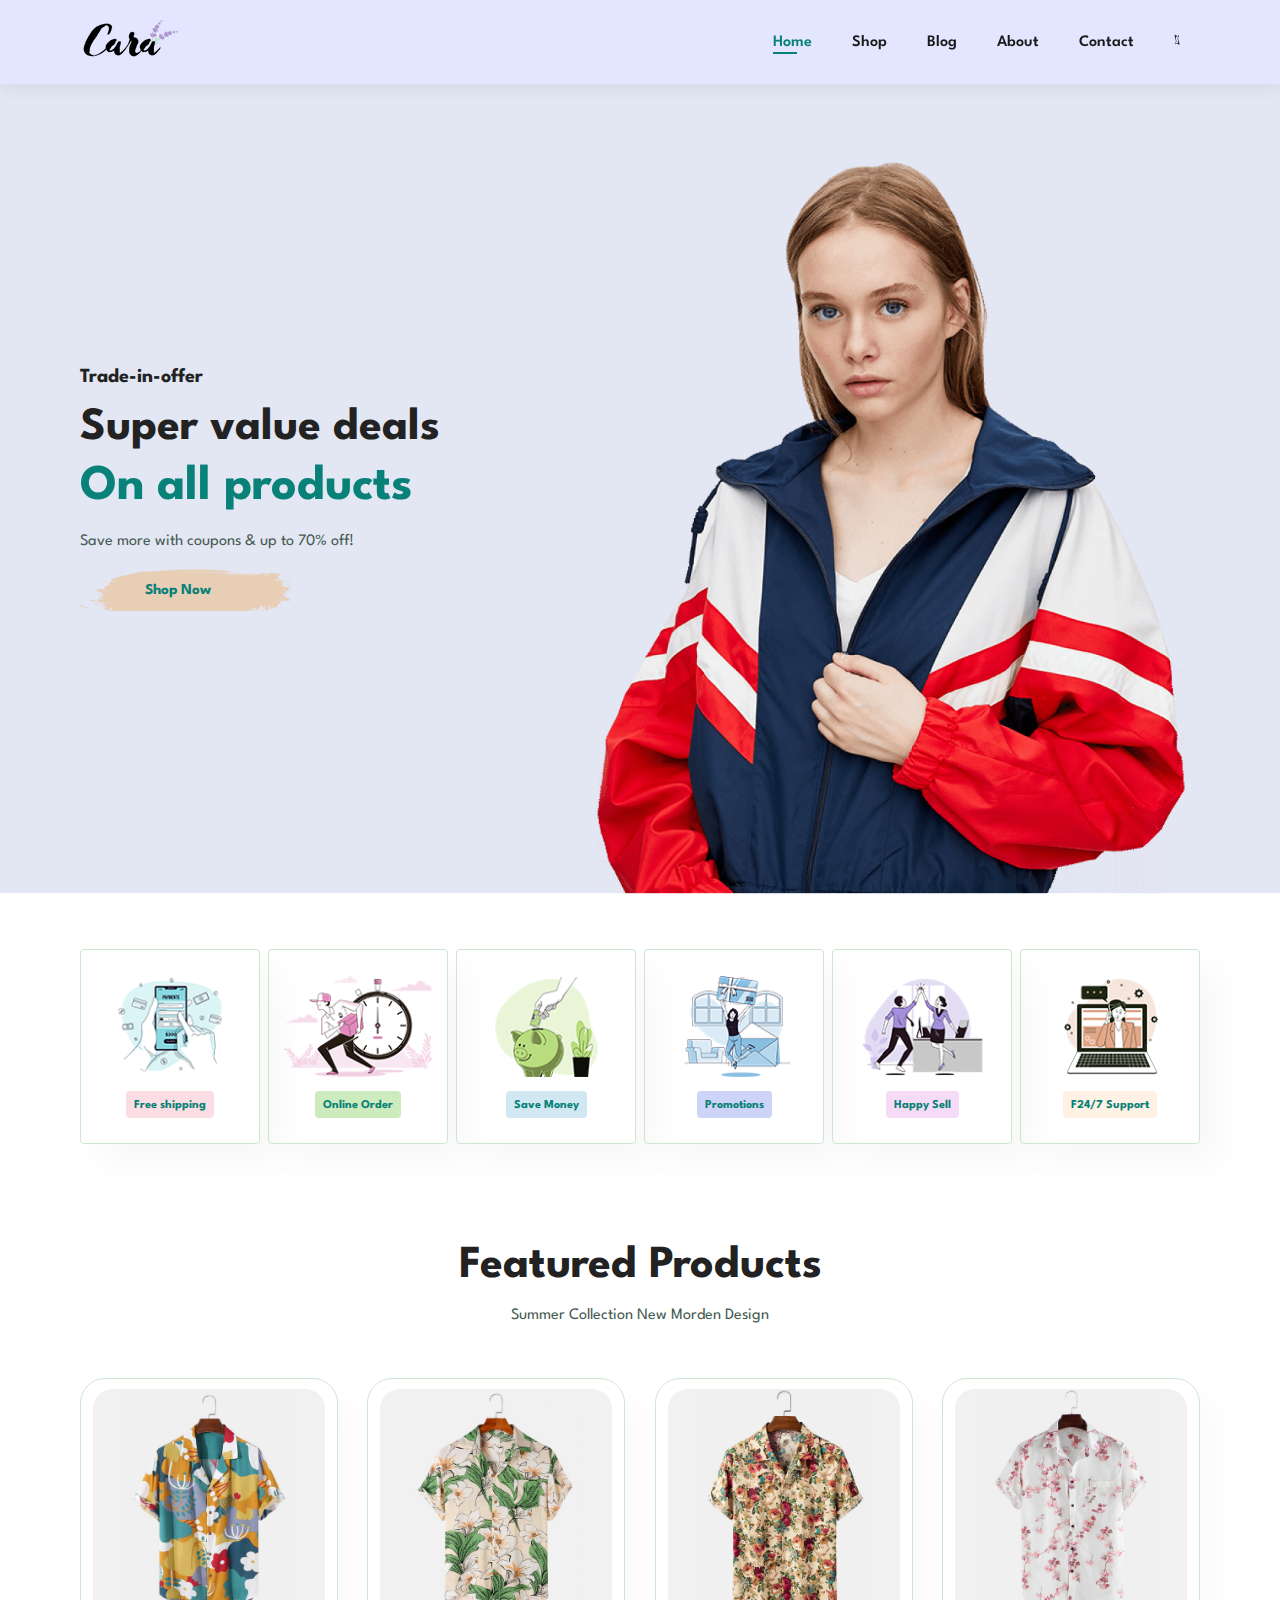
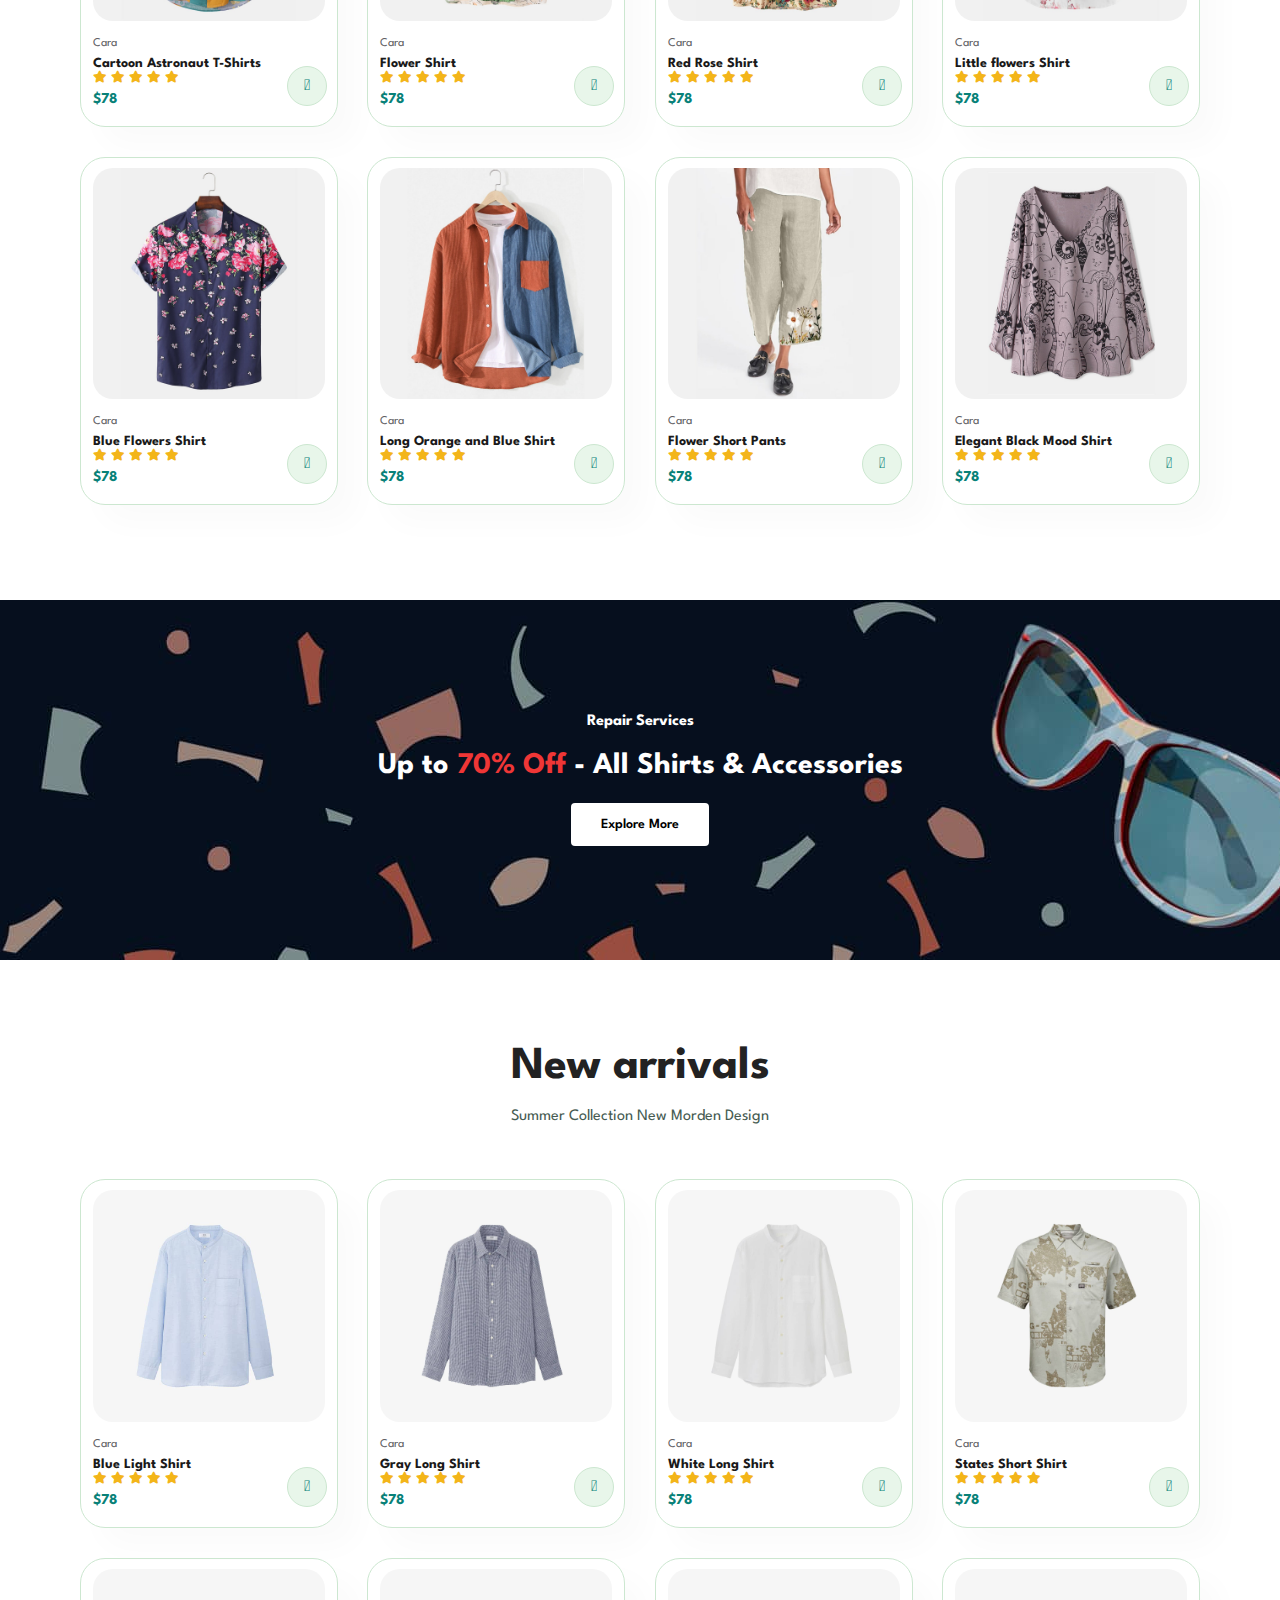
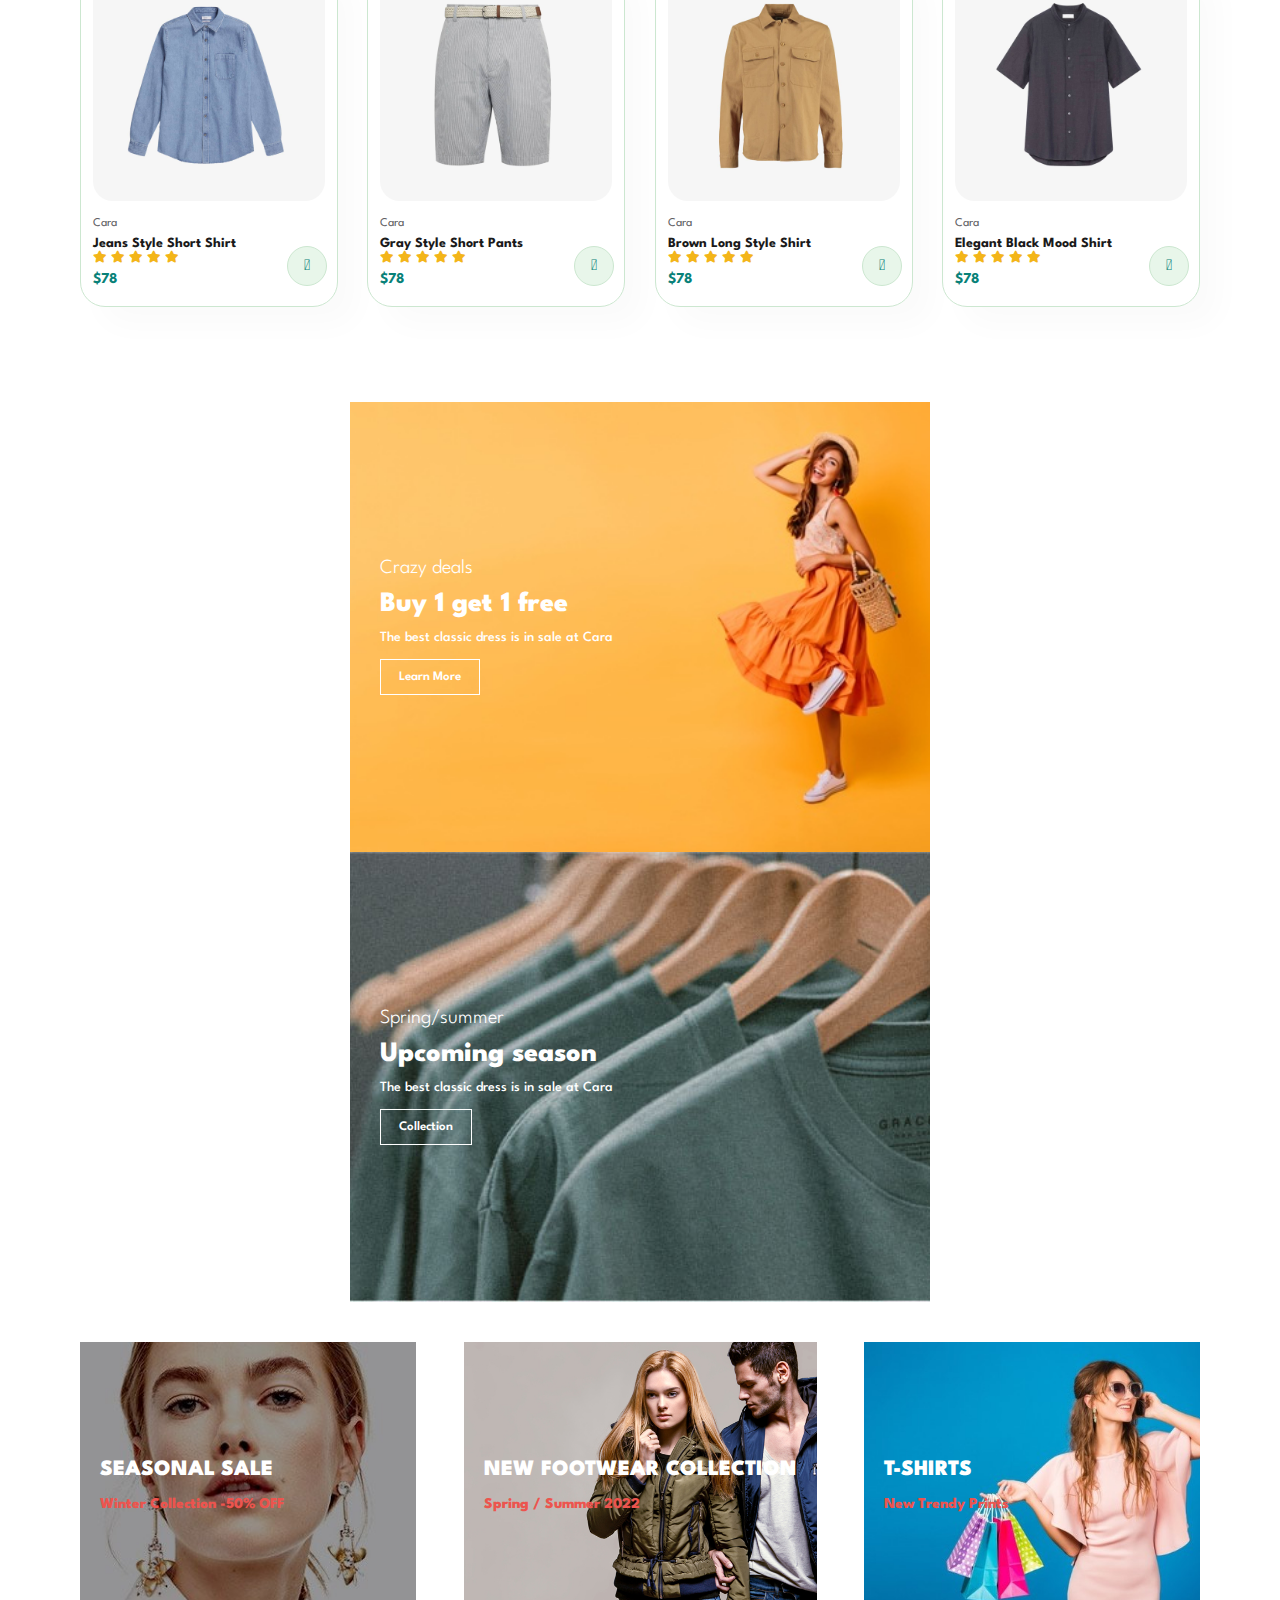
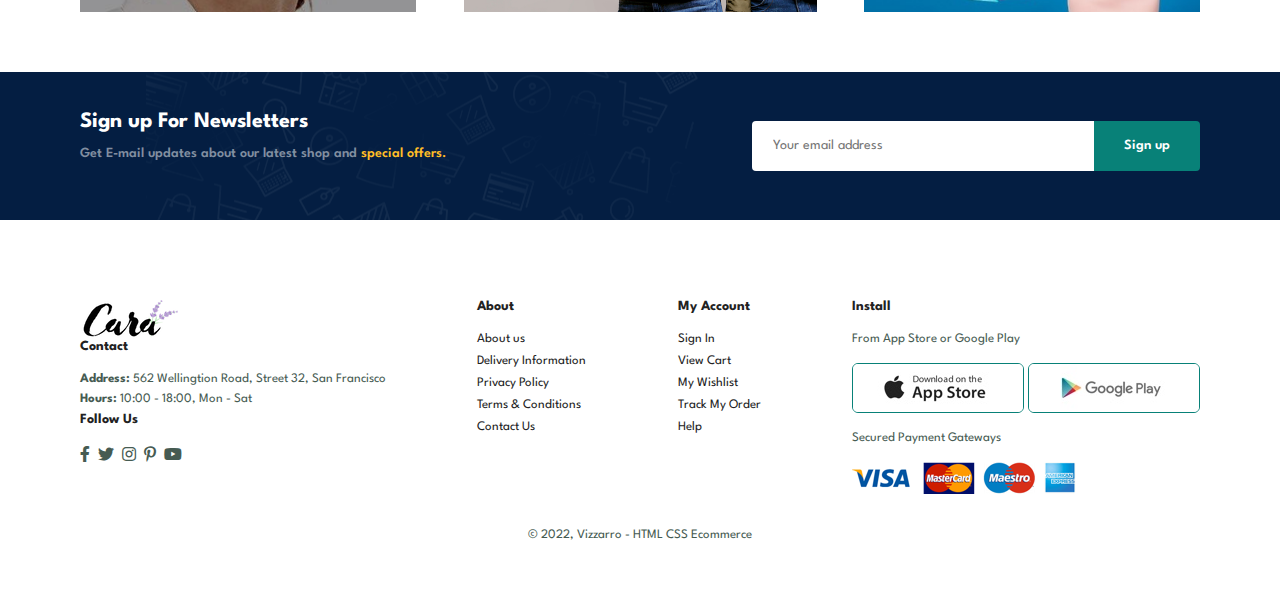
<file: index.html>
<!DOCTYPE html>
<html lang="en">

<head>
    <meta charset="UTF-8">
    <meta http-equiv="X-UA-Compatible" content="IE=edge">
    <meta name="viewport" content="width=device-width, initial-scale=1.0">
    <title>Ecommerce</title>
    <link rel="stylesheet" href="https://pro.fontawesome.com/releases/v5.10.0/css/all.css" />
    <link rel="stylesheet" href="style.css" type="text/css">

</head>

<body>
    <section id="header">
        <a href="#"><img src="img/logo.png" class="logo" alt=""></a>

        <div>
            <ul id="navbar">
                <li><a class="active" href="index.html">Home</a></li>
                <li><a href="shop.html">Shop</a></li>
                <li><a href="blog.html">Blog</a></li>
                <li><a href="about.html">About</a></li>
                <li><a href="contact.html">Contact</a></li>
                <li id="lg-bag"><a href="cart.html"><i class="fal fa-shopping-bag"></i></a></li>
                <a href="#" id="close"><i class="far fa-times"></i></a>
            </ul>
        </div>
        <div id="mobile">
            
            <a href="cart.html"><i class="fal fa-shopping-bag"></i></a>
            <i id="bar" class="fas fa-outdent"></i>
        </div>
    </section>

    <section id="hero">
        <h4>Trade-in-offer</h4>
        <h2>Super value deals</h2>
        <h1>On all products</h1>
        <p>Save more with coupons & up to 70% off!</p>
        <button>Shop Now</button>
    </section>

    <section id="feature" class="section-p1">
        <div class="fe-box">
            <img src="img/features/f1.png" alt="">
            <h6>Free shipping</h6>
        </div>
        <div class="fe-box">
            <img src="img/features/f2.png" alt="">
            <h6>Online Order</h6>
        </div>
        <div class="fe-box">
            <img src="img/features/f3.png" alt="">
            <h6>Save Money</h6>
        </div>
        <div class="fe-box">
            <img src="img/features/f4.png" alt="">
            <h6>Promotions</h6>
        </div>
        <div class="fe-box">
            <img src="img/features/f5.png" alt="">
            <h6>Happy Sell</h6>
        </div>
        <div class="fe-box">
            <img src="img/features/f6.png" alt="">
            <h6>F24/7 Support</h6>
        </div>
    </section>

    <section id="product1" class="section-p1">
        <h2>Featured Products</h2>
        <p>Summer Collection New Morden Design</p>
        <div class="pro-container">
            <div class="pro">
                <img src="img/products/f1.jpg" alt="">
                <div class="des">
                    <span>Cara</span>
                    <h5>Cartoon Astronaut T-Shirts</h5>
                    <div class="star">
                        <i class="fas fa-star"></i>
                        <i class="fas fa-star"></i>
                        <i class="fas fa-star"></i>
                        <i class="fas fa-star"></i>
                        <i class="fas fa-star"></i>
                    </div>
                    <h4>$78</h4>
                </div>

                <a href="#"><i class="fal fa-shopping-cart cart"></i></a>
            </div>
            <div class="pro">
                <img src="img/products/f2.jpg" alt="">
                <div class="des">
                    <span>Cara</span>
                    <h5>Flower Shirt</h5>
                    <div class="star">
                        <i class="fas fa-star"></i>
                        <i class="fas fa-star"></i>
                        <i class="fas fa-star"></i>
                        <i class="fas fa-star"></i>
                        <i class="fas fa-star"></i>
                    </div>
                    <h4>$78</h4>
                </div>

                <a href="#"><i class="fal fa-shopping-cart cart"></i></a>
            </div>
            <div class="pro">
                <img src="img/products/f3.jpg" alt="">
                <div class="des">
                    <span>Cara</span>
                    <h5>Red Rose Shirt</h5>
                    <div class="star">
                        <i class="fas fa-star"></i>
                        <i class="fas fa-star"></i>
                        <i class="fas fa-star"></i>
                        <i class="fas fa-star"></i>
                        <i class="fas fa-star"></i>
                    </div>
                    <h4>$78</h4>
                </div>

                <a href="#"><i class="fal fa-shopping-cart cart"></i></a>
            </div>
            <div class="pro">
                <img src="img/products/f4.jpg" alt="">
                <div class="des">
                    <span>Cara</span>
                    <h5>Little flowers Shirt</h5>
                    <div class="star">
                        <i class="fas fa-star"></i>
                        <i class="fas fa-star"></i>
                        <i class="fas fa-star"></i>
                        <i class="fas fa-star"></i>
                        <i class="fas fa-star"></i>
                    </div>
                    <h4>$78</h4>
                </div>

                <a href="#"><i class="fal fa-shopping-cart cart"></i></a>
            </div>
            <div class="pro">
                <img src="img/products/f5.jpg" alt="">
                <div class="des">
                    <span>Cara</span>
                    <h5>Blue Flowers Shirt</h5>
                    <div class="star">
                        <i class="fas fa-star"></i>
                        <i class="fas fa-star"></i>
                        <i class="fas fa-star"></i>
                        <i class="fas fa-star"></i>
                        <i class="fas fa-star"></i>
                    </div>
                    <h4>$78</h4>
                </div>

                <a href="#"><i class="fal fa-shopping-cart cart"></i></a>
            </div>
            <div class="pro">
                <img src="img/products/f6.jpg" alt="">
                <div class="des">
                    <span>Cara</span>
                    <h5>Long Orange and Blue Shirt</h5>
                    <div class="star">
                        <i class="fas fa-star"></i>
                        <i class="fas fa-star"></i>
                        <i class="fas fa-star"></i>
                        <i class="fas fa-star"></i>
                        <i class="fas fa-star"></i>
                    </div>
                    <h4>$78</h4>
                </div>

                <a href="#"><i class="fal fa-shopping-cart cart"></i></a>
            </div>
            <div class="pro">
                <img src="img/products/f7.jpg" alt="">
                <div class="des">
                    <span>Cara</span>
                    <h5>Flower Short Pants</h5>
                    <div class="star">
                        <i class="fas fa-star"></i>
                        <i class="fas fa-star"></i>
                        <i class="fas fa-star"></i>
                        <i class="fas fa-star"></i>
                        <i class="fas fa-star"></i>
                    </div>
                    <h4>$78</h4>
                </div>

                <a href="#"><i class="fal fa-shopping-cart cart"></i></a>
            </div>
            <div class="pro">
                <img src="img/products/f8.jpg" alt="">
                <div class="des">
                    <span>Cara</span>
                    <h5>Elegant Black Mood Shirt</h5>
                    <div class="star">
                        <i class="fas fa-star"></i>
                        <i class="fas fa-star"></i>
                        <i class="fas fa-star"></i>
                        <i class="fas fa-star"></i>
                        <i class="fas fa-star"></i>
                    </div>
                    <h4>$78</h4>
                </div>

                <a href="#"><i class="fal fa-shopping-cart cart"></i></a>
            </div>




        </div>





    </section>

    <section id="banner" class="section-m1">
        <h4>Repair Services</h4>
        <h2>Up to <span>70% Off</span> - All Shirts & Accessories</h2>
        <button class="normal">Explore More</button>
    </section>



    <section id="product1" class="section-p1">
        <h2>New arrivals</h2>
        <p>Summer Collection New Morden Design</p>
        <div class="pro-container">
            <div class="pro">
                <img src="img/products/n1.jpg" alt="">
                <div class="des">
                    <span>Cara</span>
                    <h5>Blue Light Shirt</h5>
                    <div class="star">
                        <i class="fas fa-star"></i>
                        <i class="fas fa-star"></i>
                        <i class="fas fa-star"></i>
                        <i class="fas fa-star"></i>
                        <i class="fas fa-star"></i>
                    </div>
                    <h4>$78</h4>
                </div>

                <a href="#"><i class="fal fa-shopping-cart cart"></i></a>
            </div>
            <div class="pro">
                <img src="img/products/n2.jpg" alt="">
                <div class="des">
                    <span>Cara</span>
                    <h5>Gray Long Shirt</h5>
                    <div class="star">
                        <i class="fas fa-star"></i>
                        <i class="fas fa-star"></i>
                        <i class="fas fa-star"></i>
                        <i class="fas fa-star"></i>
                        <i class="fas fa-star"></i>
                    </div>
                    <h4>$78</h4>
                </div>

                <a href="#"><i class="fal fa-shopping-cart cart"></i></a>
            </div>
            <div class="pro">
                <img src="img/products/n3.jpg" alt="">
                <div class="des">
                    <span>Cara</span>
                    <h5>White Long Shirt</h5>
                    <div class="star">
                        <i class="fas fa-star"></i>
                        <i class="fas fa-star"></i>
                        <i class="fas fa-star"></i>
                        <i class="fas fa-star"></i>
                        <i class="fas fa-star"></i>
                    </div>
                    <h4>$78</h4>
                </div>

                <a href="#"><i class="fal fa-shopping-cart cart"></i></a>
            </div>
            <div class="pro">
                <img src="img/products/n4.jpg" alt="">
                <div class="des">
                    <span>Cara</span>
                    <h5>States Short Shirt</h5>
                    <div class="star">
                        <i class="fas fa-star"></i>
                        <i class="fas fa-star"></i>
                        <i class="fas fa-star"></i>
                        <i class="fas fa-star"></i>
                        <i class="fas fa-star"></i>
                    </div>
                    <h4>$78</h4>
                </div>

                <a href="#"><i class="fal fa-shopping-cart cart"></i></a>
            </div>
            <div class="pro">
                <img src="img/products/n5.jpg" alt="">
                <div class="des">
                    <span>Cara</span>
                    <h5>Jeans Style Short Shirt</h5>
                    <div class="star">
                        <i class="fas fa-star"></i>
                        <i class="fas fa-star"></i>
                        <i class="fas fa-star"></i>
                        <i class="fas fa-star"></i>
                        <i class="fas fa-star"></i>
                    </div>
                    <h4>$78</h4>
                </div>

                <a href="#"><i class="fal fa-shopping-cart cart"></i></a>
            </div>
            <div class="pro">
                <img src="img/products/n6.jpg" alt="">
                <div class="des">
                    <span>Cara</span>
                    <h5>Gray Style Short Pants</h5>
                    <div class="star">
                        <i class="fas fa-star"></i>
                        <i class="fas fa-star"></i>
                        <i class="fas fa-star"></i>
                        <i class="fas fa-star"></i>
                        <i class="fas fa-star"></i>
                    </div>
                    <h4>$78</h4>
                </div>

                <a href="#"><i class="fal fa-shopping-cart cart"></i></a>
            </div>
            <div class="pro">
                <img src="img/products/n7.jpg" alt="">
                <div class="des">
                    <span>Cara</span>
                    <h5>Brown Long Style Shirt</h5>
                    <div class="star">
                        <i class="fas fa-star"></i>
                        <i class="fas fa-star"></i>
                        <i class="fas fa-star"></i>
                        <i class="fas fa-star"></i>
                        <i class="fas fa-star"></i>
                    </div>
                    <h4>$78</h4>
                </div>

                <a href="#"><i class="fal fa-shopping-cart cart"></i></a>
            </div>
            <div class="pro">
                <img src="img/products/n8.jpg" alt="">
                <div class="des">
                    <span>Cara</span>
                    <h5>Elegant Black Mood Shirt</h5>
                    <div class="star">
                        <i class="fas fa-star"></i>
                        <i class="fas fa-star"></i>
                        <i class="fas fa-star"></i>
                        <i class="fas fa-star"></i>
                        <i class="fas fa-star"></i>
                    </div>
                    <h4>$78</h4>
                </div>

                <a href="#"><i class="fal fa-shopping-cart cart"></i></a>
            </div>




        </div>





    </section>


    <section id="sm-banner" class="section-p1">
        <div class="banner-box">
            <h4>Crazy deals</h4>
            <h2>Buy 1 get 1 free</h2>
            <span>The best classic dress is in sale at Cara</span>
            <button class="white">Learn More</button>
        </div>
        <div class="banner-box banner-box2">
            <h4>Spring/summer</h4>
            <h2>Upcoming season</h2>
            <span>The best classic dress is in sale at Cara</span>
            <button class="white">Collection</button>
        </div>
    </section>

    <section id="banner3">
        <div class="banner-box">
            <h2>SEASONAL SALE</h2>
            <h3>Winter Collection -50% OFF</h3>
        </div>
        <div class="banner-box banner-box2">
            <h2>NEW FOOTWEAR COLLECTION</h2>
            <h3>Spring / Summer 2022</h3>
        </div>
        <div class="banner-box banner-box3">
            <h2>T-SHIRTS</h2>
            <h3>New Trendy Prints</h3>
        </div>
    </section>

    <section id="newsletter" class="section-p1 section-m1">
        <div class="newstext">
            <h4>Sign up For Newsletters</h4>
            <p>Get E-mail updates about our latest shop and <span>special offers.</span></p>
        </div>
        <div class="form">
            <input type="text" placeholder="Your email address">
            <button class="normal">Sign up</button>
        </div>
    </section>

    <footer class="section-p1">
        <div class="col">
            <img src="img/logo.png" alt="">
            <h4>Contact</h4>
            <p><strong>Address:</strong> 562 Wellingtion Road, Street 32, San Francisco</p>
            <p><strong>Hours:</strong> 10:00 - 18:00, Mon - Sat</p>
            <div class="follow">
                <h4>Follow Us</h4>
                <div class="icon">
                    <i class="fab fa-facebook-f"></i>
                    <i class="fab fa-twitter"></i>
                    <i class="fab fa-instagram"></i>
                    <i class="fab fa-pinterest-p"></i>
                    <i class="fab fa-youtube"></i>
                </div>
            </div>
        </div>


        <div class="col">
            <h4>About</h4>
            <a href="#">About us</a>
            <a href="#">Delivery Information</a>
            <a href="#">Privacy Policy</a>
            <a href="#">Terms & Conditions</a>
            <a href="#">Contact Us</a>
        </div>

        <div class="col">
            <h4>My Account</h4>
            <a href="#">Sign In</a>
            <a href="#">View Cart</a>
            <a href="#">My Wishlist</a>
            <a href="#">Track My Order</a>
            <a href="#">Help</a>
        </div>

        <div class="col install">
            <h4>Install</h4>
            <p>From App Store or Google Play</p>

            <div class="row">
                <img class="logo"src="img/pay/app.jpg" alt="">
                <img src="img/pay/play.jpg" alt="">
            </div>
            <p>Secured Payment Gateways</p>
            <img src="img/pay/pay.png" alt="">
        </div>
        
        <div class="copyright">
            <p>&copy 2022, Vizzarro - HTML CSS Ecommerce</p>
        </div>
    </footer>


    <script src="script.js"></script>
</body>

</html>
</file>
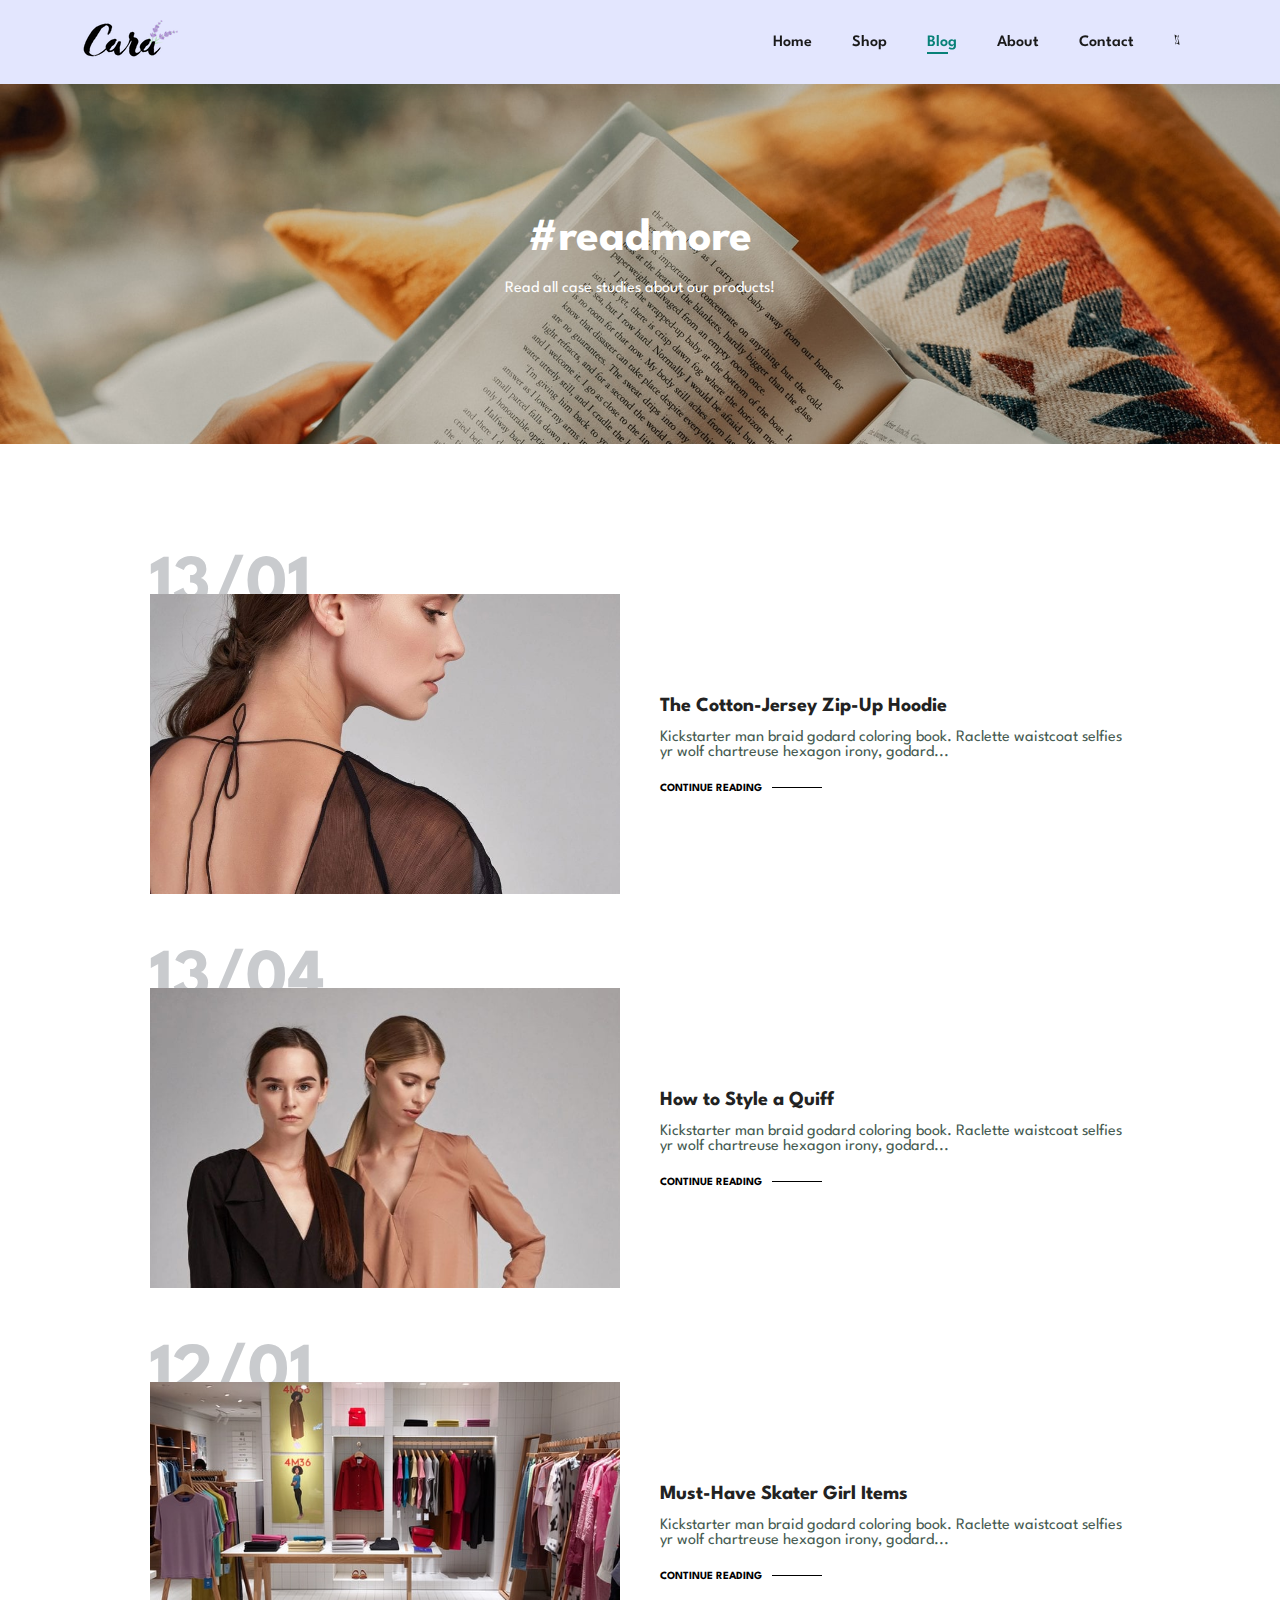
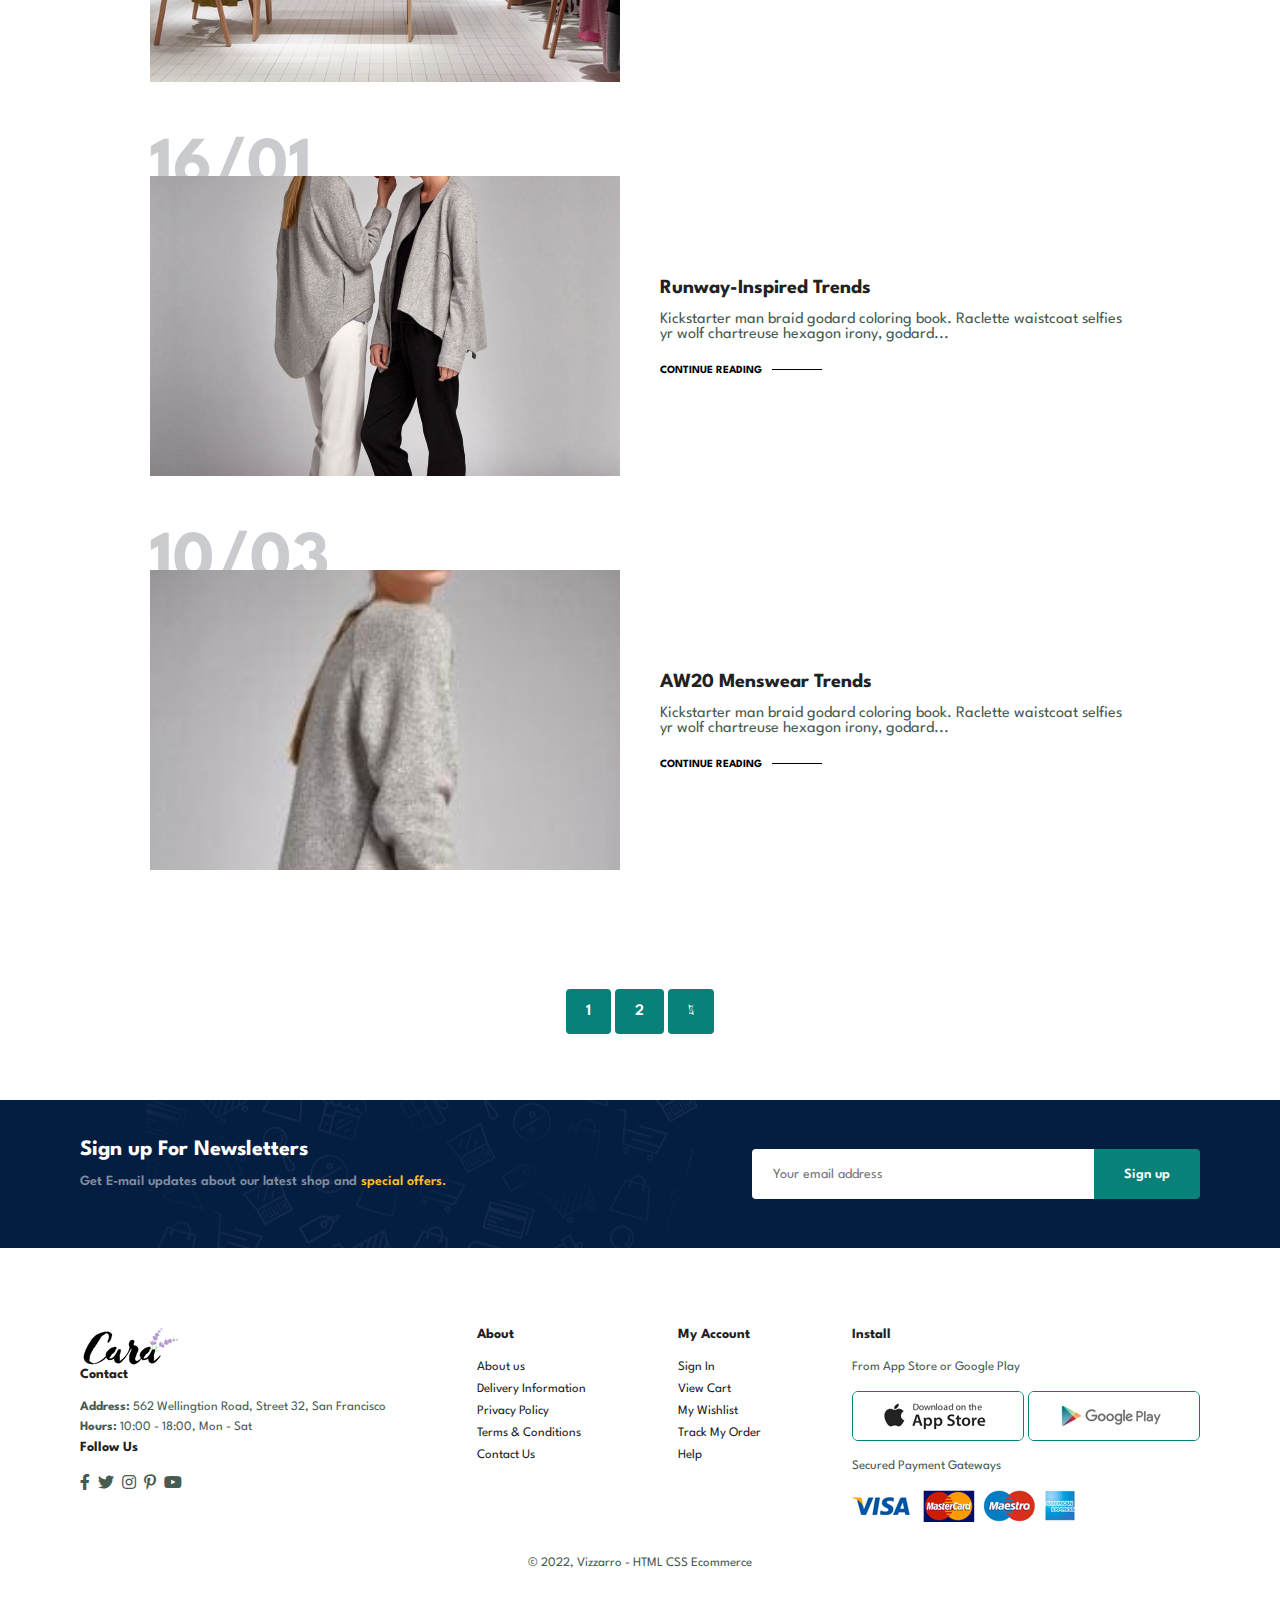
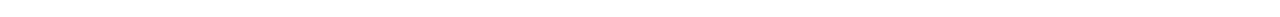
<file: blog.html>
<!DOCTYPE html>
<html lang="en">

<head>
    <meta charset="UTF-8">
    <meta http-equiv="X-UA-Compatible" content="IE=edge">
    <meta name="viewport" content="width=device-width, initial-scale=1.0">
    <title>Ecommerce</title>
    <link rel="stylesheet" href="https://pro.fontawesome.com/releases/v5.10.0/css/all.css" />
    <link rel="stylesheet" href="style.css" type="text/css">

</head>

<body>
    <section id="header">
        <a href="#"><img src="img/logo.png" class="logo" alt=""></a>

        <div>
            <ul id="navbar">
                <li><a href="index.html">Home</a></li>
                <li><a href="shop.html">Shop</a></li>
                <li><a class="active" href="blog.html">Blog</a></li>
                <li><a href="about.html">About</a></li>
                <li><a href="contact.html">Contact</a></li>
                <li id="lg-bag"><a href="cart.html"><i class="fal fa-shopping-bag"></i></a></li>
                <a href="#" id="close"><i class="far fa-times"></i></a>
            </ul>
        </div>
        <div id="mobile">

            <a href="cart.html"><i class="fal fa-shopping-bag"></i></a>
            <i id="bar" class="fas fa-outdent"></i>
        </div>
    </section>

    <section id="page-header" class="blog-header">

        <h2>#readmore</h2>

        <p>Read all case studies about our products! </p>

    </section>


    <section id="blog">
        <div class="blog-box">
            <div class="blog-img">
                <img src="img/blog/b1.jpg" alt="">
            </div>

            <div class="blog-details">
                <h4>The Cotton-Jersey Zip-Up Hoodie</h4>
                <p>Kickstarter man braid godard coloring book. Raclette waistcoat selfies yr wolf chartreuse hexagon irony,
                    godard...</p>
                <a href="#">CONTINUE READING</a>
            </div>
            <h1>13/01</h1>
        </div>

        <div class="blog-box">
            <div class="blog-img">
                <img src="img/blog/b2.jpg" alt="">
            </div>

            <div class="blog-details">
                <h4>How to Style a Quiff</h4>
                <p>Kickstarter man braid godard coloring book. Raclette waistcoat selfies yr wolf chartreuse hexagon irony,
                    godard...</p>
                <a href="#">CONTINUE READING</a>
            </div>
            <h1>13/04</h1>
        </div>

        <div class="blog-box">
            <div class="blog-img">
                <img src="img/blog/b3.jpg" alt="">
            </div>

            <div class="blog-details">
                <h4>Must-Have Skater Girl Items</h4>
                <p>Kickstarter man braid godard coloring book. Raclette waistcoat selfies yr wolf chartreuse hexagon irony,
                    godard...</p>
                <a href="#">CONTINUE READING</a>
            </div>
            <h1>12/01</h1>
        </div>

        <div class="blog-box">
            <div class="blog-img">
                <img src="img/blog/b4.jpg" alt="">
            </div>

            <div class="blog-details">
                <h4>Runway-Inspired Trends</h4>
                <p>Kickstarter man braid godard coloring book. Raclette waistcoat selfies yr wolf chartreuse hexagon irony,
                    godard...</p>
                <a href="#">CONTINUE READING</a>
            </div>
            <h1>16/01</h1>
        </div>

        <div class="blog-box">
            <div class="blog-img">
                <img src="img/blog/b5.jpg" alt="">
            </div>

            <div class="blog-details">
                <h4> AW20 Menswear Trends</h4>
                <p>Kickstarter man braid godard coloring book. Raclette waistcoat selfies yr wolf chartreuse hexagon irony,
                    godard...</p>
                <a href="#">CONTINUE READING</a>
            </div>
            <h1>10/03</h1>
        </div>
    </section>

    <section id="pagination" class="section-p1">
        <a href="#">1</a>
        <a href="#">2</a>
        <a href="#"><i class="fal fa-long-arrow-alt-right"></i></a>
    </section>



    <section id="newsletter" class="section-p1 section-m1">
        <div class="newstext">
            <h4>Sign up For Newsletters</h4>
            <p>Get E-mail updates about our latest shop and <span>special offers.</span></p>
        </div>
        <div class="form">
            <input type="text" placeholder="Your email address">
            <button class="normal">Sign up</button>
        </div>
    </section>

    <footer class="section-p1">
        <div class="col">
            <img src="img/logo.png" alt="">
            <h4>Contact</h4>
            <p><strong>Address:</strong> 562 Wellingtion Road, Street 32, San Francisco</p>
            <p><strong>Hours:</strong> 10:00 - 18:00, Mon - Sat</p>
            <div class="follow">
                <h4>Follow Us</h4>
                <div class="icon">
                    <i class="fab fa-facebook-f"></i>
                    <i class="fab fa-twitter"></i>
                    <i class="fab fa-instagram"></i>
                    <i class="fab fa-pinterest-p"></i>
                    <i class="fab fa-youtube"></i>
                </div>
            </div>
        </div>


        <div class="col">
            <h4>About</h4>
            <a href="#">About us</a>
            <a href="#">Delivery Information</a>
            <a href="#">Privacy Policy</a>
            <a href="#">Terms & Conditions</a>
            <a href="#">Contact Us</a>
        </div>

        <div class="col">
            <h4>My Account</h4>
            <a href="#">Sign In</a>
            <a href="#">View Cart</a>
            <a href="#">My Wishlist</a>
            <a href="#">Track My Order</a>
            <a href="#">Help</a>
        </div>

        <div class="col install">
            <h4>Install</h4>
            <p>From App Store or Google Play</p>

            <div class="row">
                <img class="logo" src="img/pay/app.jpg" alt="">
                <img src="img/pay/play.jpg" alt="">
            </div>
            <p>Secured Payment Gateways</p>
            <img src="img/pay/pay.png" alt="">
        </div>

        <div class="copyright">
            <p>&copy 2022, Vizzarro - HTML CSS Ecommerce</p>
        </div>
    </footer>


    <script src="script.js"></script>
</body>

</html>
</file>
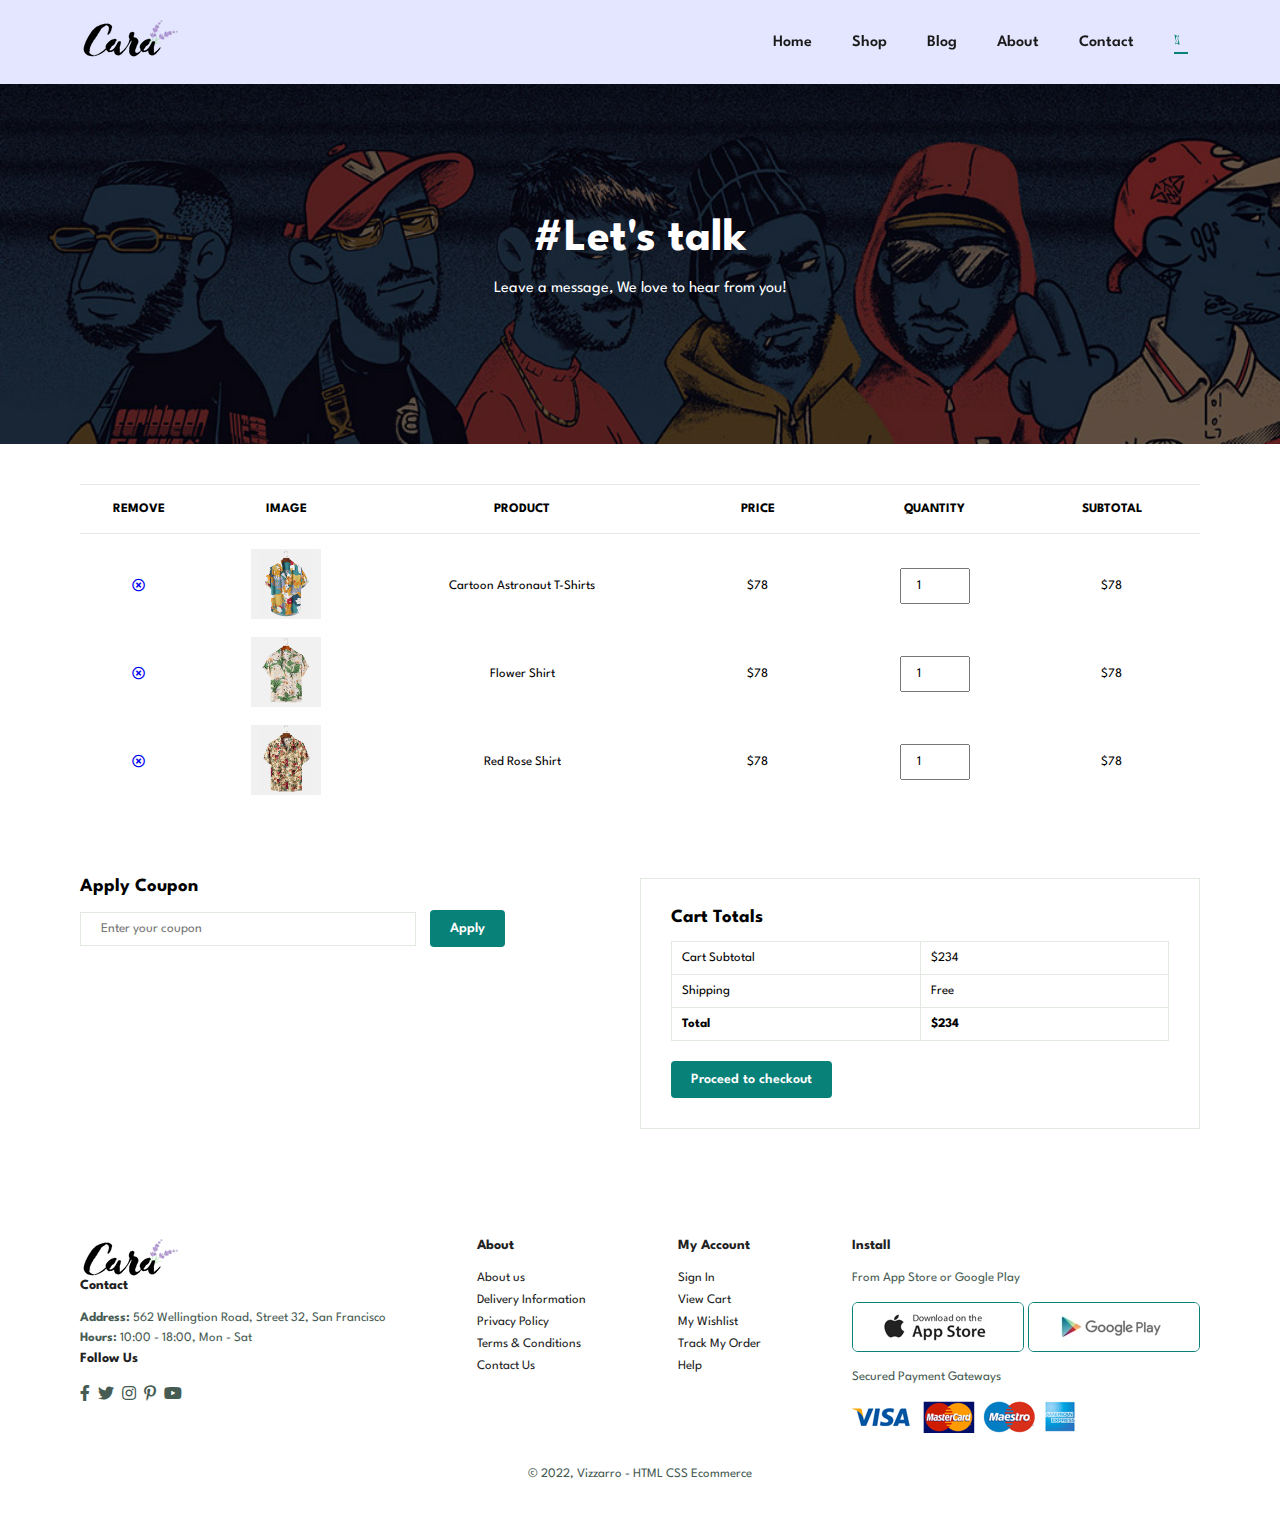
<file: cart.html>
<!DOCTYPE html>
<html lang="en">

<head>
    <meta charset="UTF-8">
    <meta http-equiv="X-UA-Compatible" content="IE=edge">
    <meta name="viewport" content="width=device-width, initial-scale=1.0">
    <title>Ecommerce</title>
    <link rel="stylesheet" href="https://pro.fontawesome.com/releases/v5.10.0/css/all.css" />
    <link rel="stylesheet" href="style.css" type="text/css">

</head>

<body>
    <section id="header">
        <a href="#"><img src="img/logo.png" class="logo" alt=""></a>

        <div>
            <ul id="navbar">
                <li><a href="index.html">Home</a></li>
                <li><a href="shop.html">Shop</a></li>
                <li><a href="blog.html">Blog</a></li>
                <li><a href="about.html">About</a></li>
                <li><a href="contact.html">Contact</a></li>
                <li id="lg-bag"><a class="active" href="cart.html"><i class="fal fa-shopping-bag"></i></a></li>
                <a href="#" id="close"><i class="far fa-times"></i></a>
            </ul>
        </div>
        <div id="mobile">

            <a href="cart.html"><i class="fal fa-shopping-bag"></i></a>
            <i id="bar" class="fas fa-outdent"></i>
        </div>
    </section>

    <section id="page-header" class="about-header">

        <h2>#Let's talk</h2>

        <p>Leave a message, We love to hear from you!</p>

    </section>

  <section id="cart" class="section-p1">
      <table width="100%">
          <thead>
              <tr>
                  <td>Remove</td>
                  <td>Image</td>
                  <td>Product</td>
                  <td>Price</td>
                  <td>Quantity</td>
                  <td>Subtotal</td>
              </tr>
          </thead>
          <tbody>
              <tr>
                  <td><a href="#"><i class="far fa-times-circle"></i></a></td>
                  <td><img src="img/products/f1.jpg" alt=""></td>
                  <td>Cartoon Astronaut T-Shirts</td>
                  <td>$78</td>
                  <td><input type="number" value="1"></td>
                  <td>$78</td>
              </tr>
              <tr>
                <td><a href="#"><i class="far fa-times-circle"></i></a></td>
                <td><img src="img/products/f2.jpg" alt=""></td>
                <td>Flower Shirt</td>
                <td>$78</td>
                <td><input type="number" value="1"></td>
                <td>$78</td>
            </tr>
            <tr>
                <td><a href="#"><i class="far fa-times-circle"></i></a></td>
                <td><img src="img/products/f3.jpg" alt=""></td>
                <td>Red Rose Shirt</td>
                <td>$78</td>
                <td><input type="number" value="1"></td>
                <td>$78</td>
            </tr>
          </tbody>
      </table>
  </section>

  <section id="cart-add" class="section-p1">
      <div id="coupon">
          <h3>Apply Coupon</h3>
          <div>
              <input type="text" placeholder="Enter your coupon">
              <button class="normal">Apply</button>
          </div>
      </div>
      <div id="subtotal">
          <h3>Cart Totals</h3>
          <table>
              <tr>
                  <td>Cart Subtotal</td>
                 <td>$234</td>
              </tr>
              <tr>
                  <td>Shipping</td>
                  <td>Free</td>

              </tr>
              <tr>
                  <td><strong>Total</strong></td>
                  <td><strong>$234</strong></td>
              </tr>
          </table>
          <button class="normal">Proceed to checkout</button>
      </div>
  </section>

    <footer class="section-p1">
        <div class="col">
            <img src="img/logo.png" alt="">
            <h4>Contact</h4>
            <p><strong>Address:</strong> 562 Wellingtion Road, Street 32, San Francisco</p>
            <p><strong>Hours:</strong> 10:00 - 18:00, Mon - Sat</p>
            <div class="follow">
                <h4>Follow Us</h4>
                <div class="icon">
                    <i class="fab fa-facebook-f"></i>
                    <i class="fab fa-twitter"></i>
                    <i class="fab fa-instagram"></i>
                    <i class="fab fa-pinterest-p"></i>
                    <i class="fab fa-youtube"></i>
                </div>
            </div>
        </div>


        <div class="col">
            <h4>About</h4>
            <a href="#">About us</a>
            <a href="#">Delivery Information</a>
            <a href="#">Privacy Policy</a>
            <a href="#">Terms & Conditions</a>
            <a href="#">Contact Us</a>
        </div>

        <div class="col">
            <h4>My Account</h4>
            <a href="#">Sign In</a>
            <a href="#">View Cart</a>
            <a href="#">My Wishlist</a>
            <a href="#">Track My Order</a>
            <a href="#">Help</a>
        </div>

        <div class="col install">
            <h4>Install</h4>
            <p>From App Store or Google Play</p>

            <div class="row">
                <img class="logo" src="img/pay/app.jpg" alt="">
                <img src="img/pay/play.jpg" alt="">
            </div>
            <p>Secured Payment Gateways</p>
            <img src="img/pay/pay.png" alt="">
        </div>

        <div class="copyright">
            <p>&copy 2022, Vizzarro - HTML CSS Ecommerce</p>
        </div>
    </footer>


    <script src="script.js"></script>
</body>

</html>
</file>
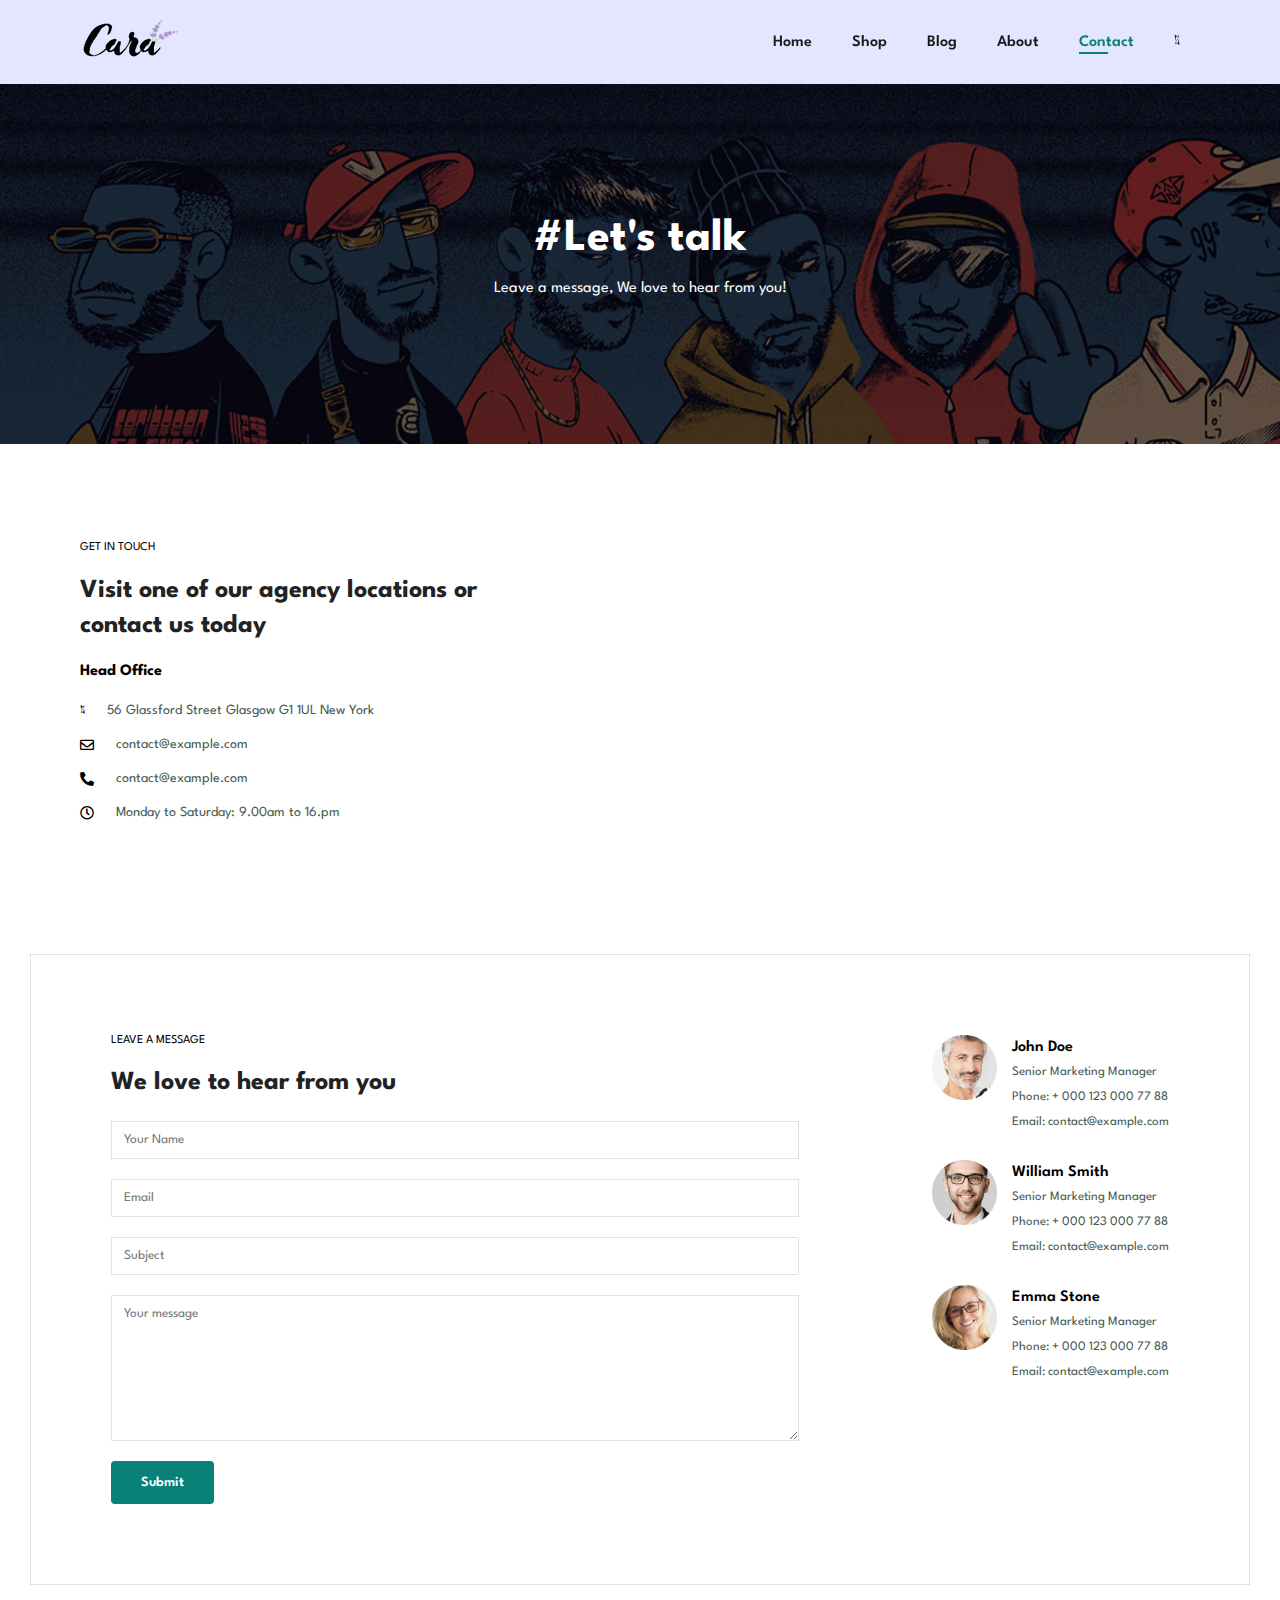
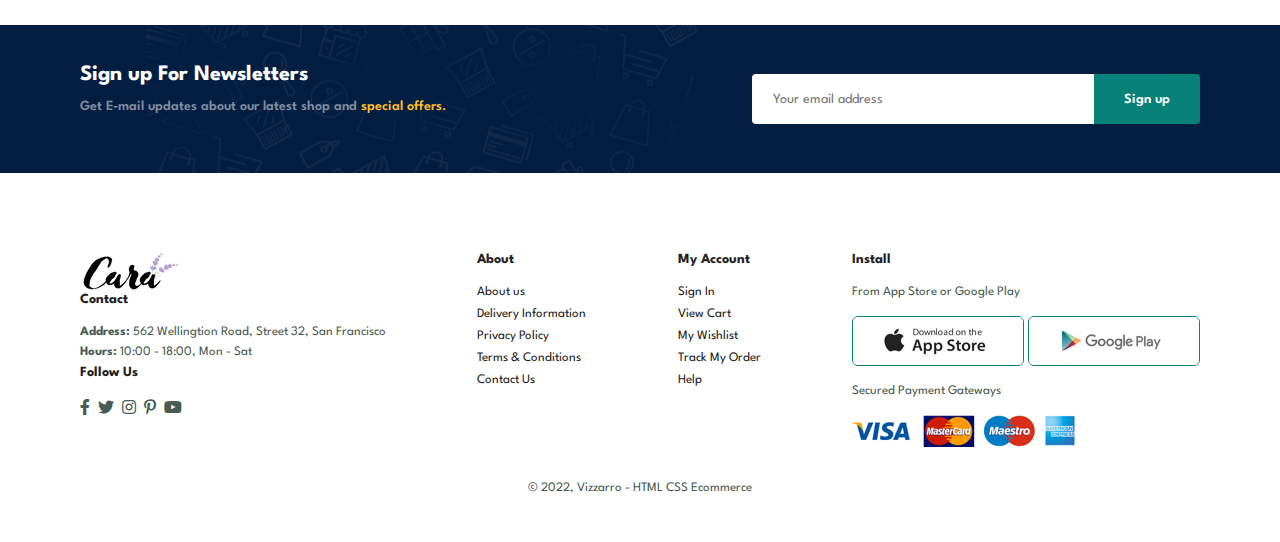
<file: contact.html>
<!DOCTYPE html>
<html lang="en">

<head>
    <meta charset="UTF-8">
    <meta http-equiv="X-UA-Compatible" content="IE=edge">
    <meta name="viewport" content="width=device-width, initial-scale=1.0">
    <title>Ecommerce</title>
    <link rel="stylesheet" href="https://pro.fontawesome.com/releases/v5.10.0/css/all.css" />
    <link rel="stylesheet" href="style.css" type="text/css">

</head>

<body>
    <section id="header">
        <a href="#"><img src="img/logo.png" class="logo" alt=""></a>

        <div>
            <ul id="navbar">
                <li><a href="index.html">Home</a></li>
                <li><a href="shop.html">Shop</a></li>
                <li><a href="blog.html">Blog</a></li>
                <li><a href="about.html">About</a></li>
                <li><a class="active" href="contact.html">Contact</a></li>
                <li id="lg-bag"><a href="cart.html"><i class="fal fa-shopping-bag"></i></a></li>
                <a href="#" id="close"><i class="far fa-times"></i></a>
            </ul>
        </div>
        <div id="mobile">

            <a href="cart.html"><i class="fal fa-shopping-bag"></i></a>
            <i id="bar" class="fas fa-outdent"></i>
        </div>
    </section>

    <section id="page-header" class="about-header">

        <h2>#Let's talk</h2>

        <p>Leave a message, We love to hear from you!</p>

    </section>

    <section id="contact-details" class="section-p1">

        <div class="details">
            <span>GET IN TOUCH</span>
            <h2>Visit one of our agency locations or contact us today</h2>
            <h3>Head Office</h3>

            <div>
                <li>
                    <i class="fal fa-map"></i>
                    <p>56 Glassford Street Glasgow G1 1UL New York</p>
                </li>
                <li>
                    <i class="far fa-envelope"></i>
                    <p>contact@example.com</p>
                </li>
                <li>
                    <i class="fas fa-phone-alt"></i>
                    <p>contact@example.com</p>
                </li>
                <li>
                    <i class="far fa-clock"></i>
                    <p>Monday to Saturday: 9.00am to 16.pm</p>
                </li>
            </div>
        </div>


        <div class="map">
            <iframe
                src="https://www.google.com/maps/embed?pb=!1m18!1m12!1m3!1d3152.4892800519256!2d-122.42177568441599!3d37.80200707975451!2m3!1f0!2f0!3f0!3m2!1i1024!2i768!4f13.1!3m3!1m2!1s0x808580ddab81ad97%3A0xc42f0b97ddc2b2ac!2sLombard%20St%2C%20San%20Francisco%2C%20CA%2C%20Stati%20Uniti!5e0!3m2!1sit!2sit!4v1645007756693!5m2!1sit!2sit"
                width="600" height="450" style="border:0;" allowfullscreen="" loading="lazy"></iframe>
        </div>


    </section>

    <section id="form-details">
        <form action="">
            <span>LEAVE A MESSAGE</span>
            <h2>We love to hear from you</h2>
            <input type="text" placeholder="Your Name">
            <input type="text" placeholder="Email">
            <input type="text" placeholder="Subject">
            <textarea name="" id="" cols="30" rows="10" placeholder="Your message"></textarea>
            <button class="normal">Submit</button>
                </form>

                <div class="people">
                    <div>
                        <img src="img/people/1.png" alt="">
                        <p><span>John Doe</span> Senior Marketing Manager <br> Phone: + 000 123 000 77 88 <br> Email: contact@example.com</p>
                    </div>
                    <div>
                        <img src="img/people/2.png" alt="">
                        <p><span>William Smith</span> Senior Marketing Manager <br> Phone: + 000 123 000 77 88 <br> Email: contact@example.com</p>
                    </div>
                    <div>
                        <img src="img/people/3.png" alt="">
                        <p><span>Emma Stone</span> Senior Marketing Manager <br> Phone: + 000 123 000 77 88 <br> Email: contact@example.com</p>
                    </div>
                </div>
    </section>

    <section id="newsletter" class="section-p1 section-m1">
        <div class="newstext">
            <h4>Sign up For Newsletters</h4>
            <p>Get E-mail updates about our latest shop and <span>special offers.</span></p>
        </div>
        <div class="form">
            <input type="text" placeholder="Your email address">
            <button class="normal">Sign up</button>
        </div>
    </section>

    <footer class="section-p1">
        <div class="col">
            <img src="img/logo.png" alt="">
            <h4>Contact</h4>
            <p><strong>Address:</strong> 562 Wellingtion Road, Street 32, San Francisco</p>
            <p><strong>Hours:</strong> 10:00 - 18:00, Mon - Sat</p>
            <div class="follow">
                <h4>Follow Us</h4>
                <div class="icon">
                    <i class="fab fa-facebook-f"></i>
                    <i class="fab fa-twitter"></i>
                    <i class="fab fa-instagram"></i>
                    <i class="fab fa-pinterest-p"></i>
                    <i class="fab fa-youtube"></i>
                </div>
            </div>
        </div>


        <div class="col">
            <h4>About</h4>
            <a href="#">About us</a>
            <a href="#">Delivery Information</a>
            <a href="#">Privacy Policy</a>
            <a href="#">Terms & Conditions</a>
            <a href="#">Contact Us</a>
        </div>

        <div class="col">
            <h4>My Account</h4>
            <a href="#">Sign In</a>
            <a href="#">View Cart</a>
            <a href="#">My Wishlist</a>
            <a href="#">Track My Order</a>
            <a href="#">Help</a>
        </div>

        <div class="col install">
            <h4>Install</h4>
            <p>From App Store or Google Play</p>

            <div class="row">
                <img class="logo" src="img/pay/app.jpg" alt="">
                <img src="img/pay/play.jpg" alt="">
            </div>
            <p>Secured Payment Gateways</p>
            <img src="img/pay/pay.png" alt="">
        </div>

        <div class="copyright">
            <p>&copy 2022, Vizzarro - HTML CSS Ecommerce</p>
        </div>
    </footer>


    <script src="script.js"></script>
</body>

</html>
</file>
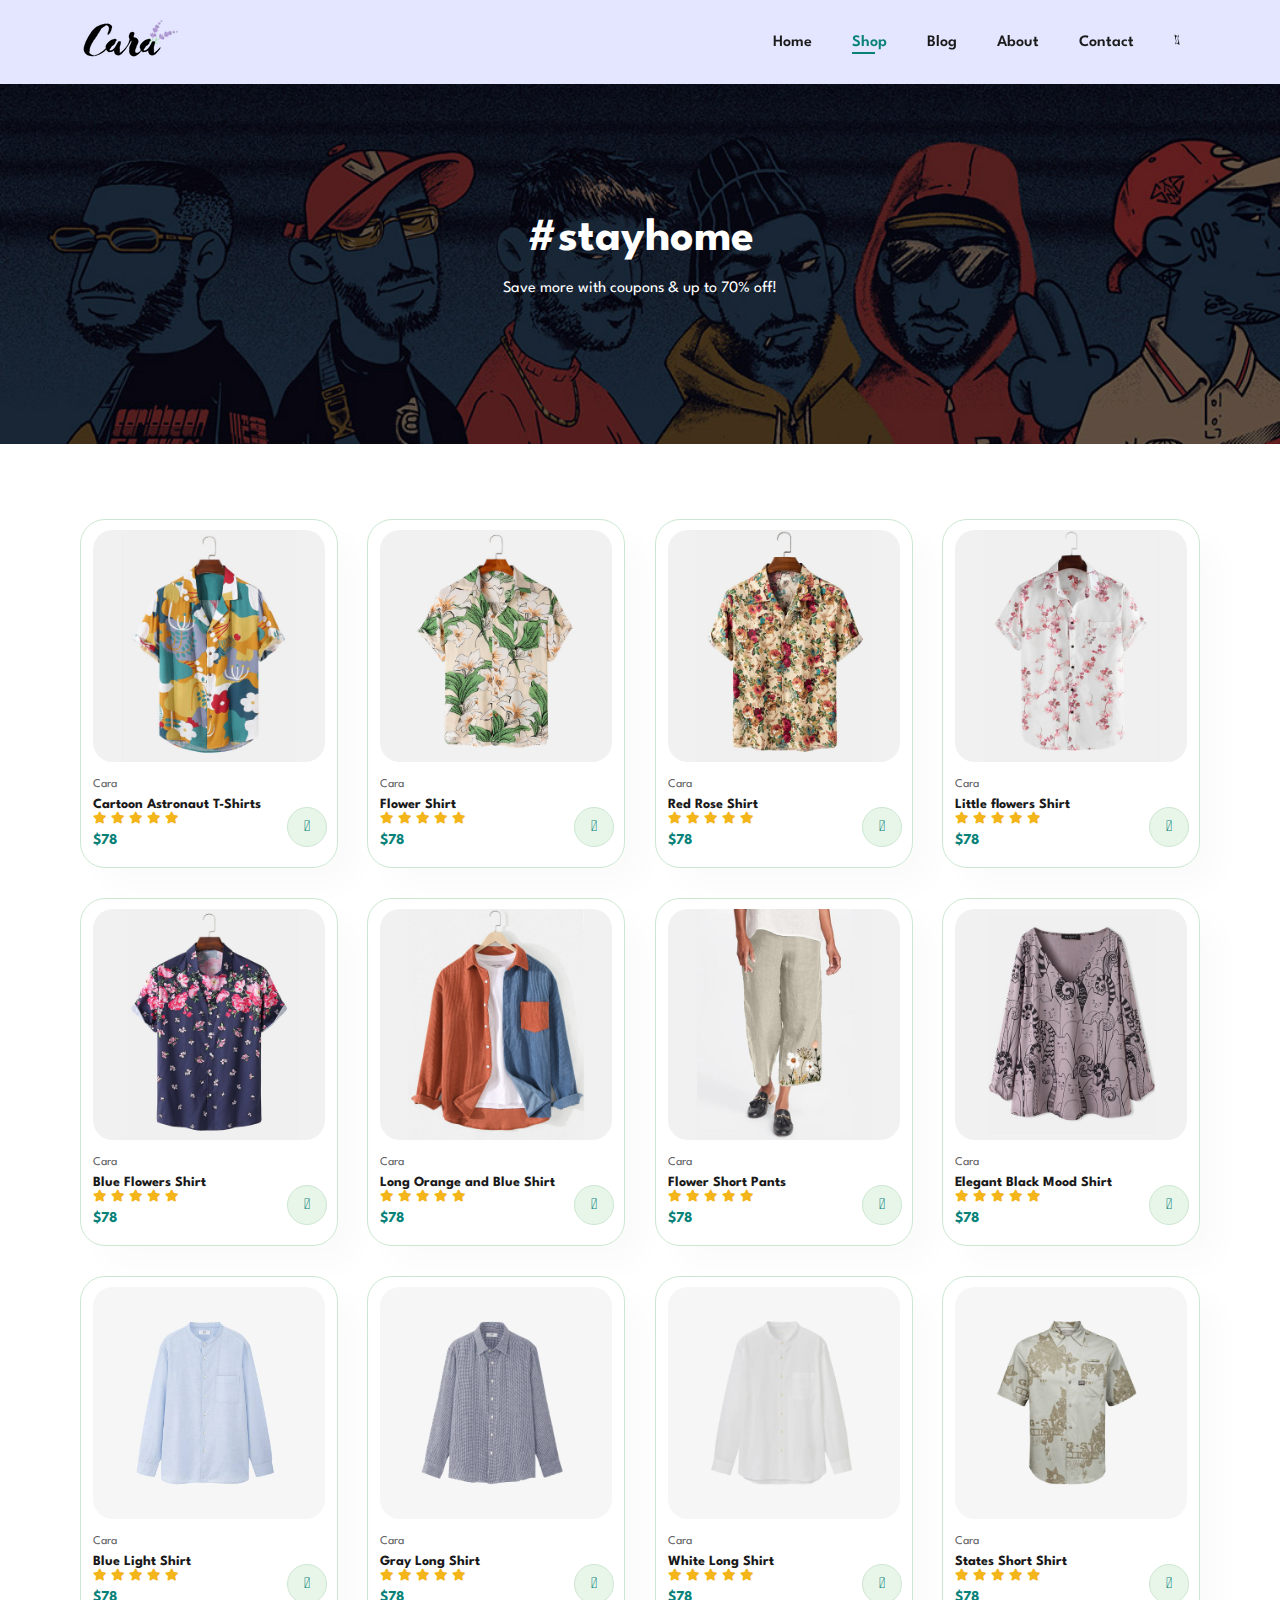
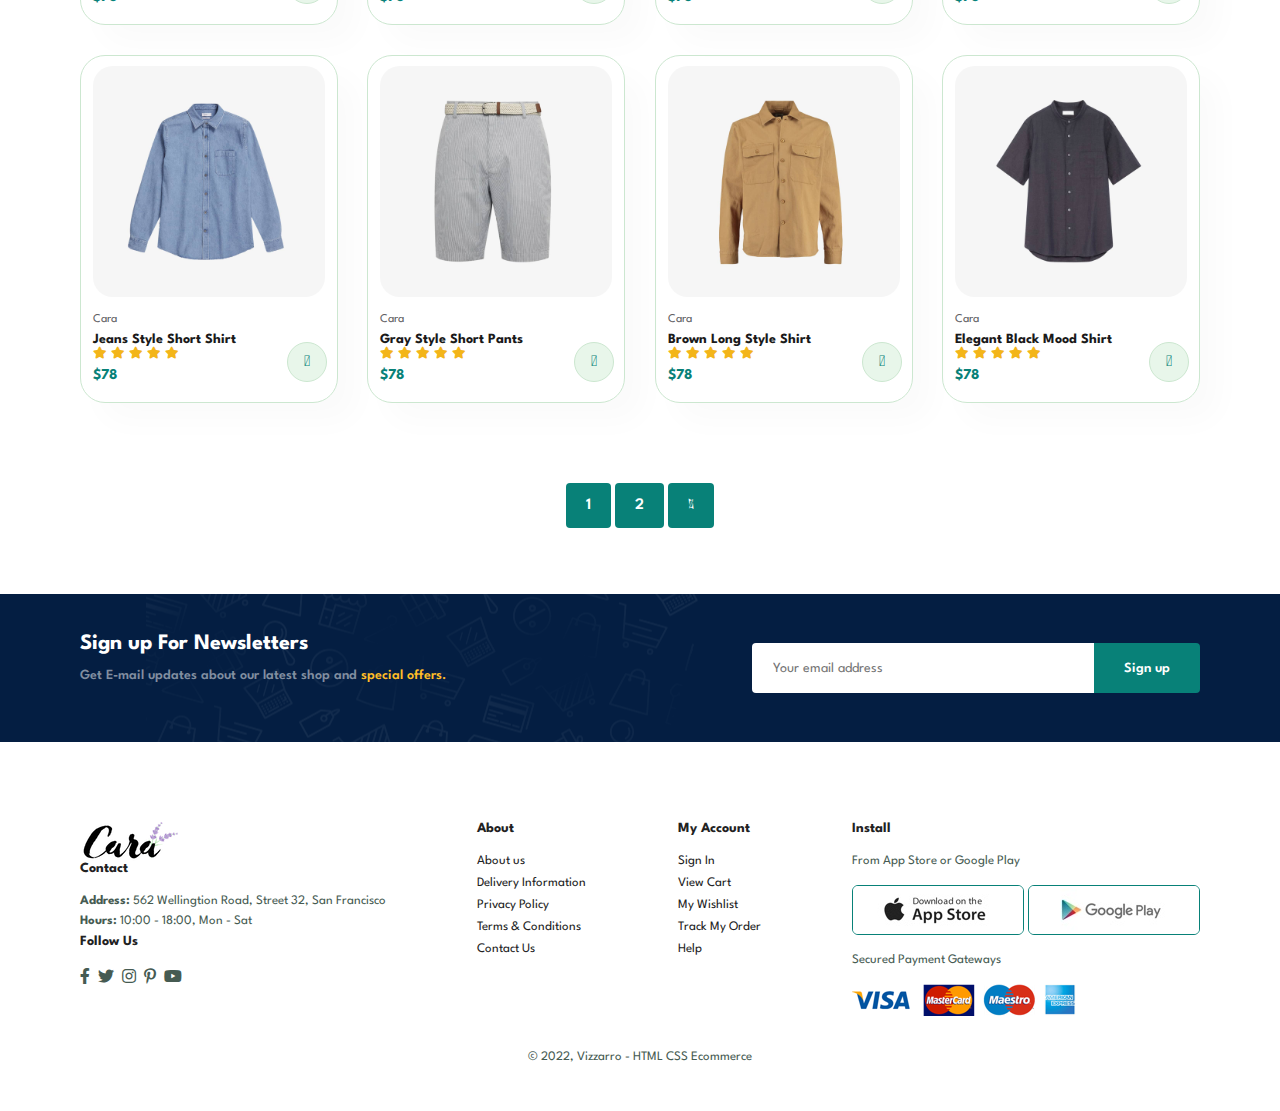
<file: shop.html>
<!DOCTYPE html>
<html lang="en">

<head>
    <meta charset="UTF-8">
    <meta http-equiv="X-UA-Compatible" content="IE=edge">
    <meta name="viewport" content="width=device-width, initial-scale=1.0">
    <title>Ecommerce</title>
    <link rel="stylesheet" href="https://pro.fontawesome.com/releases/v5.10.0/css/all.css" />
    <link rel="stylesheet" href="style.css" type="text/css">

</head>

<body>
    <section id="header">
        <a href="#"><img src="img/logo.png" class="logo" alt=""></a>

        <div>
            <ul id="navbar">
                <li><a href="index.html">Home</a></li>
                <li><a class="active" href="shop.html">Shop</a></li>
                <li><a  href="blog.html">Blog</a></li>
                <li><a href="about.html">About</a></li>
                <li><a href="contact.html">Contact</a></li>
                <li id="lg-bag"><a href="cart.html"><i class="fal fa-shopping-bag"></i></a></li>
                <a href="#" id="close"><i class="far fa-times"></i></a>
            </ul>
        </div>
        <div id="mobile">

            <a href="cart.html"><i class="fal fa-shopping-bag"></i></a>
            <i id="bar" class="fas fa-outdent"></i>
        </div>
    </section>

    <section id="page-header">
      
        <h2>#stayhome</h2>
       
        <p>Save more with coupons & up to 70% off!</p>
       
    </section>



    <section id="product1" class="section-p1">
       
        <div class="pro-container">
            <div class="pro" onclick="window.location.href='sproduct.html';">
                <img src="img/products/f1.jpg" alt="">
                <div class="des">
                    <span>Cara</span>
                    <h5>Cartoon Astronaut T-Shirts</h5>
                    <div class="star">
                        <i class="fas fa-star"></i>
                        <i class="fas fa-star"></i>
                        <i class="fas fa-star"></i>
                        <i class="fas fa-star"></i>
                        <i class="fas fa-star"></i>
                    </div>
                    <h4>$78</h4>
                </div>

                <a href="#"><i class="fal fa-shopping-cart cart"></i></a>
            </div>
            <div class="pro">
                <img src="img/products/f2.jpg" alt="">
                <div class="des">
                    <span>Cara</span>
                    <h5>Flower Shirt</h5>
                    <div class="star">
                        <i class="fas fa-star"></i>
                        <i class="fas fa-star"></i>
                        <i class="fas fa-star"></i>
                        <i class="fas fa-star"></i>
                        <i class="fas fa-star"></i>
                    </div>
                    <h4>$78</h4>
                </div>

                <a href="#"><i class="fal fa-shopping-cart cart"></i></a>
            </div>
            <div class="pro">
                <img src="img/products/f3.jpg" alt="">
                <div class="des">
                    <span>Cara</span>
                    <h5>Red Rose Shirt</h5>
                    <div class="star">
                        <i class="fas fa-star"></i>
                        <i class="fas fa-star"></i>
                        <i class="fas fa-star"></i>
                        <i class="fas fa-star"></i>
                        <i class="fas fa-star"></i>
                    </div>
                    <h4>$78</h4>
                </div>

                <a href="#"><i class="fal fa-shopping-cart cart"></i></a>
            </div>
            <div class="pro">
                <img src="img/products/f4.jpg" alt="">
                <div class="des">
                    <span>Cara</span>
                    <h5>Little flowers Shirt</h5>
                    <div class="star">
                        <i class="fas fa-star"></i>
                        <i class="fas fa-star"></i>
                        <i class="fas fa-star"></i>
                        <i class="fas fa-star"></i>
                        <i class="fas fa-star"></i>
                    </div>
                    <h4>$78</h4>
                </div>

                <a href="#"><i class="fal fa-shopping-cart cart"></i></a>
            </div>
            <div class="pro">
                <img src="img/products/f5.jpg" alt="">
                <div class="des">
                    <span>Cara</span>
                    <h5>Blue Flowers Shirt</h5>
                    <div class="star">
                        <i class="fas fa-star"></i>
                        <i class="fas fa-star"></i>
                        <i class="fas fa-star"></i>
                        <i class="fas fa-star"></i>
                        <i class="fas fa-star"></i>
                    </div>
                    <h4>$78</h4>
                </div>

                <a href="#"><i class="fal fa-shopping-cart cart"></i></a>
            </div>
            <div class="pro">
                <img src="img/products/f6.jpg" alt="">
                <div class="des">
                    <span>Cara</span>
                    <h5>Long Orange and Blue Shirt</h5>
                    <div class="star">
                        <i class="fas fa-star"></i>
                        <i class="fas fa-star"></i>
                        <i class="fas fa-star"></i>
                        <i class="fas fa-star"></i>
                        <i class="fas fa-star"></i>
                    </div>
                    <h4>$78</h4>
                </div>

                <a href="#"><i class="fal fa-shopping-cart cart"></i></a>
            </div>
            <div class="pro">
                <img src="img/products/f7.jpg" alt="">
                <div class="des">
                    <span>Cara</span>
                    <h5>Flower Short Pants</h5>
                    <div class="star">
                        <i class="fas fa-star"></i>
                        <i class="fas fa-star"></i>
                        <i class="fas fa-star"></i>
                        <i class="fas fa-star"></i>
                        <i class="fas fa-star"></i>
                    </div>
                    <h4>$78</h4>
                </div>

                <a href="#"><i class="fal fa-shopping-cart cart"></i></a>
            </div>
            <div class="pro">
                <img src="img/products/f8.jpg" alt="">
                <div class="des">
                    <span>Cara</span>
                    <h5>Elegant Black Mood Shirt</h5>
                    <div class="star">
                        <i class="fas fa-star"></i>
                        <i class="fas fa-star"></i>
                        <i class="fas fa-star"></i>
                        <i class="fas fa-star"></i>
                        <i class="fas fa-star"></i>
                    </div>
                    <h4>$78</h4>
                </div>

                <a href="#"><i class="fal fa-shopping-cart cart"></i></a>
            </div>


            <div class="pro">
                <img src="img/products/n1.jpg" alt="">
                <div class="des">
                    <span>Cara</span>
                    <h5>Blue Light Shirt</h5>
                    <div class="star">
                        <i class="fas fa-star"></i>
                        <i class="fas fa-star"></i>
                        <i class="fas fa-star"></i>
                        <i class="fas fa-star"></i>
                        <i class="fas fa-star"></i>
                    </div>
                    <h4>$78</h4>
                </div>

                <a href="#"><i class="fal fa-shopping-cart cart"></i></a>
            </div>
            <div class="pro">
                <img src="img/products/n2.jpg" alt="">
                <div class="des">
                    <span>Cara</span>
                    <h5>Gray Long Shirt</h5>
                    <div class="star">
                        <i class="fas fa-star"></i>
                        <i class="fas fa-star"></i>
                        <i class="fas fa-star"></i>
                        <i class="fas fa-star"></i>
                        <i class="fas fa-star"></i>
                    </div>
                    <h4>$78</h4>
                </div>

                <a href="#"><i class="fal fa-shopping-cart cart"></i></a>
            </div>
            <div class="pro">
                <img src="img/products/n3.jpg" alt="">
                <div class="des">
                    <span>Cara</span>
                    <h5>White Long Shirt</h5>
                    <div class="star">
                        <i class="fas fa-star"></i>
                        <i class="fas fa-star"></i>
                        <i class="fas fa-star"></i>
                        <i class="fas fa-star"></i>
                        <i class="fas fa-star"></i>
                    </div>
                    <h4>$78</h4>
                </div>

                <a href="#"><i class="fal fa-shopping-cart cart"></i></a>
            </div>
            <div class="pro">
                <img src="img/products/n4.jpg" alt="">
                <div class="des">
                    <span>Cara</span>
                    <h5>States Short Shirt</h5>
                    <div class="star">
                        <i class="fas fa-star"></i>
                        <i class="fas fa-star"></i>
                        <i class="fas fa-star"></i>
                        <i class="fas fa-star"></i>
                        <i class="fas fa-star"></i>
                    </div>
                    <h4>$78</h4>
                </div>

                <a href="#"><i class="fal fa-shopping-cart cart"></i></a>
            </div>
            <div class="pro">
                <img src="img/products/n5.jpg" alt="">
                <div class="des">
                    <span>Cara</span>
                    <h5>Jeans Style Short Shirt</h5>
                    <div class="star">
                        <i class="fas fa-star"></i>
                        <i class="fas fa-star"></i>
                        <i class="fas fa-star"></i>
                        <i class="fas fa-star"></i>
                        <i class="fas fa-star"></i>
                    </div>
                    <h4>$78</h4>
                </div>

                <a href="#"><i class="fal fa-shopping-cart cart"></i></a>
            </div>
            <div class="pro">
                <img src="img/products/n6.jpg" alt="">
                <div class="des">
                    <span>Cara</span>
                    <h5>Gray Style Short Pants</h5>
                    <div class="star">
                        <i class="fas fa-star"></i>
                        <i class="fas fa-star"></i>
                        <i class="fas fa-star"></i>
                        <i class="fas fa-star"></i>
                        <i class="fas fa-star"></i>
                    </div>
                    <h4>$78</h4>
                </div>

                <a href="#"><i class="fal fa-shopping-cart cart"></i></a>
            </div>
            <div class="pro">
                <img src="img/products/n7.jpg" alt="">
                <div class="des">
                    <span>Cara</span>
                    <h5>Brown Long Style Shirt</h5>
                    <div class="star">
                        <i class="fas fa-star"></i>
                        <i class="fas fa-star"></i>
                        <i class="fas fa-star"></i>
                        <i class="fas fa-star"></i>
                        <i class="fas fa-star"></i>
                    </div>
                    <h4>$78</h4>
                </div>

                <a href="#"><i class="fal fa-shopping-cart cart"></i></a>
            </div>
            <div class="pro">
                <img src="img/products/n8.jpg" alt="">
                <div class="des">
                    <span>Cara</span>
                    <h5>Elegant Black Mood Shirt</h5>
                    <div class="star">
                        <i class="fas fa-star"></i>
                        <i class="fas fa-star"></i>
                        <i class="fas fa-star"></i>
                        <i class="fas fa-star"></i>
                        <i class="fas fa-star"></i>
                    </div>
                    <h4>$78</h4>
                </div>

                <a href="#"><i class="fal fa-shopping-cart cart"></i></a>
            </div>




        </div>





    </section>

<section id="pagination" class="section-p1">
<a href="#">1</a>
<a href="#">2</a>
<a href="#"><i class="fal fa-long-arrow-alt-right"></i></a>
</section>



    <section id="newsletter" class="section-p1 section-m1">
        <div class="newstext">
            <h4>Sign up For Newsletters</h4>
            <p>Get E-mail updates about our latest shop and <span>special offers.</span></p>
        </div>
        <div class="form">
            <input type="text" placeholder="Your email address">
            <button class="normal">Sign up</button>
        </div>
    </section>

    <footer class="section-p1">
        <div class="col">
            <img src="img/logo.png" alt="">
            <h4>Contact</h4>
            <p><strong>Address:</strong> 562 Wellingtion Road, Street 32, San Francisco</p>
            <p><strong>Hours:</strong> 10:00 - 18:00, Mon - Sat</p>
            <div class="follow">
                <h4>Follow Us</h4>
                <div class="icon">
                    <i class="fab fa-facebook-f"></i>
                    <i class="fab fa-twitter"></i>
                    <i class="fab fa-instagram"></i>
                    <i class="fab fa-pinterest-p"></i>
                    <i class="fab fa-youtube"></i>
                </div>
            </div>
        </div>


        <div class="col">
            <h4>About</h4>
            <a href="#">About us</a>
            <a href="#">Delivery Information</a>
            <a href="#">Privacy Policy</a>
            <a href="#">Terms & Conditions</a>
            <a href="#">Contact Us</a>
        </div>

        <div class="col">
            <h4>My Account</h4>
            <a href="#">Sign In</a>
            <a href="#">View Cart</a>
            <a href="#">My Wishlist</a>
            <a href="#">Track My Order</a>
            <a href="#">Help</a>
        </div>

        <div class="col install">
            <h4>Install</h4>
            <p>From App Store or Google Play</p>

            <div class="row">
                <img class="logo" src="img/pay/app.jpg" alt="">
                <img src="img/pay/play.jpg" alt="">
            </div>
            <p>Secured Payment Gateways</p>
            <img src="img/pay/pay.png" alt="">
        </div>

        <div class="copyright">
            <p>&copy 2022, Vizzarro - HTML CSS Ecommerce</p>
        </div>
    </footer>


    <script src="script.js"></script>
</body>

</html>
</file>
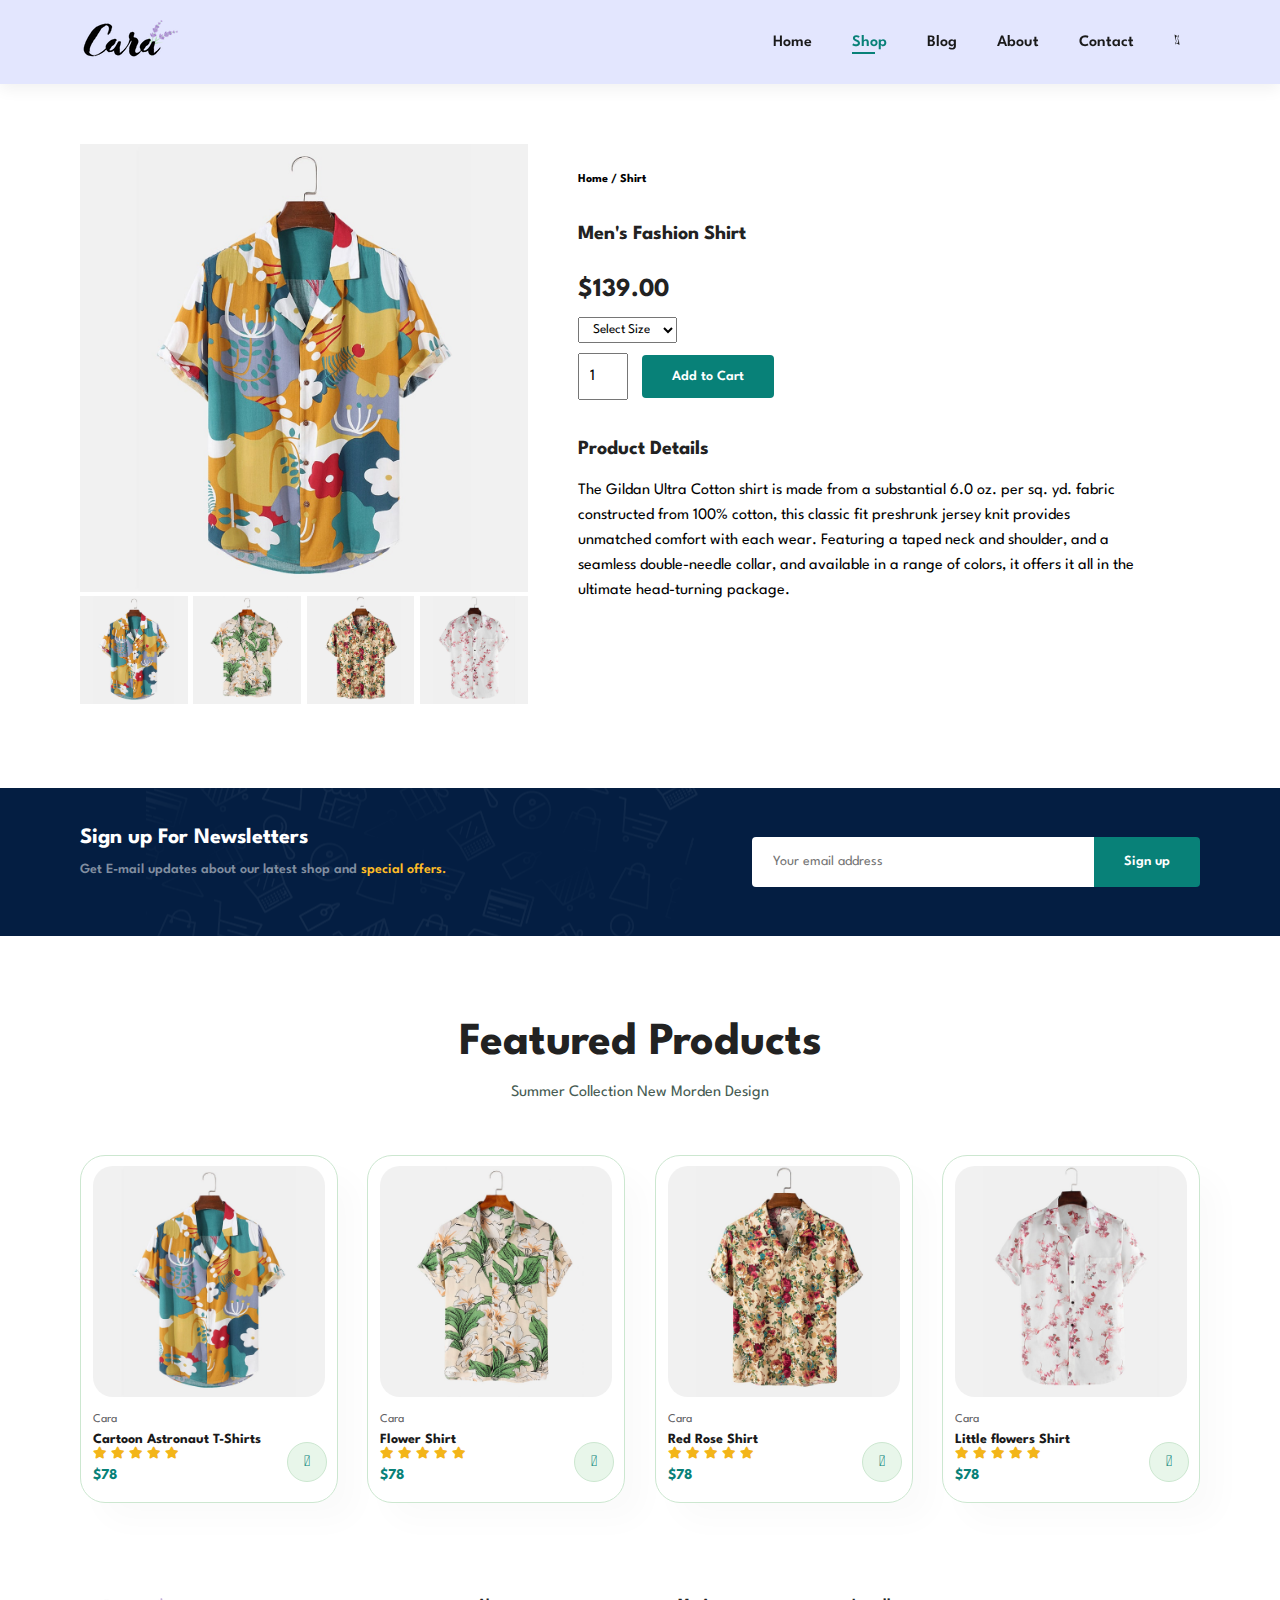
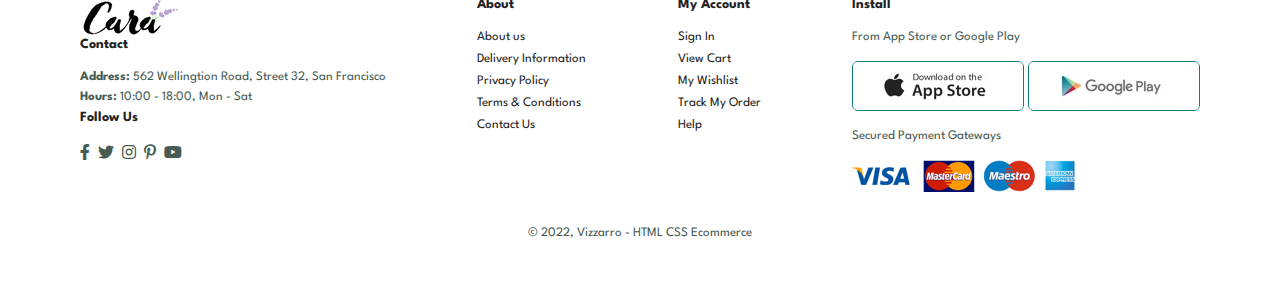
<file: sproduct.html>
<!DOCTYPE html>
<html lang="en">

<head>
    <meta charset="UTF-8">
    <meta http-equiv="X-UA-Compatible" content="IE=edge">
    <meta name="viewport" content="width=device-width, initial-scale=1.0">
    <title>Ecommerce</title>
    <link rel="stylesheet" href="https://pro.fontawesome.com/releases/v5.10.0/css/all.css" />
    <link rel="stylesheet" href="style.css" type="text/css">

</head>

<body>
    <section id="header">
        <a href="#"><img src="img/logo.png" class="logo" alt=""></a>

        <div>
            <ul id="navbar">
                <li><a href="index.html">Home</a></li>
                <li><a class="active" href="shop.html">Shop</a></li>
                <li><a href="blog.html">Blog</a></li>
                <li><a href="about.html">About</a></li>
                <li><a href="contact.html">Contact</a></li>
                <li id="lg-bag"><a href="cart.html"><i class="fal fa-shopping-bag"></i></a></li>
                <a href="#" id="close"><i class="far fa-times"></i></a>
            </ul>
        </div>
        <div id="mobile">

            <a href="cart.html"><i class="fal fa-shopping-bag"></i></a>
            <i id="bar" class="fas fa-outdent"></i>
        </div>
    </section>

    <section id="prodetails" class="section-p1">
        <div class="single-pro-image">
            <img src="img/products/f1.jpg" width="100%" id="MainImg" alt="">

            <div class="small-img-group">
                <div class="small-img-col">
                    <img src="img/products/f1.jpg" width="100%" class="small-img" alt="">
                </div>

                <div class="small-img-col">
                    <img src="img/products/f2.jpg" width="100%" class="small-img" alt="">
                </div>

                <div class="small-img-col">
                    <img src="img/products/f3.jpg" width="100%" class="small-img" alt="">
                </div>

                <div class="small-img-col">
                    <img src="img/products/f4.jpg" width="100%" class="small-img" alt="">
                </div>

            </div>

        </div>


        <div class="single-pro-details">
            <h6>Home / Shirt</h6>
            <h4>Men's Fashion Shirt</h4>
            <h2>$139.00</h2>
            <select>
                <option>Select Size</option>
                <option>XL</option>
                <option>XXL</option>
                <option>Small</option>
                <option>Large</option>
            </select>
            <input type="number" value="1">
            <button class="normal">Add to Cart</button>
            <h4>Product Details</h4>
            <span>The Gildan Ultra Cotton shirt is made from a substantial 6.0 oz. per sq. yd. fabric constructed from
                100% cotton, this classic fit preshrunk jersey knit provides unmatched comfort with each wear. Featuring
                a taped neck and shoulder, and a seamless double-needle collar, and available in a range of colors, it
                offers it all in the ultimate head-turning package.</span>
        </div>


    </section>

    <section id="newsletter" class="section-p1 section-m1">
        <div class="newstext">
            <h4>Sign up For Newsletters</h4>
            <p>Get E-mail updates about our latest shop and <span>special offers.</span></p>
        </div>
        <div class="form">
            <input type="text" placeholder="Your email address">
            <button class="normal">Sign up</button>
        </div>
    </section>

    <section id="product1" class="section-p1">
        <h2>Featured Products</h2>
        <p>Summer Collection New Morden Design</p>
        <div class="pro-container">
            <div class="pro">
                <img src="img/products/f1.jpg" alt="">
                <div class="des">
                    <span>Cara</span>
                    <h5>Cartoon Astronaut T-Shirts</h5>
                    <div class="star">
                        <i class="fas fa-star"></i>
                        <i class="fas fa-star"></i>
                        <i class="fas fa-star"></i>
                        <i class="fas fa-star"></i>
                        <i class="fas fa-star"></i>
                    </div>
                    <h4>$78</h4>
                </div>

                <a href="#"><i class="fal fa-shopping-cart cart"></i></a>
            </div>
            <div class="pro">
                <img src="img/products/f2.jpg" alt="">
                <div class="des">
                    <span>Cara</span>
                    <h5>Flower Shirt</h5>
                    <div class="star">
                        <i class="fas fa-star"></i>
                        <i class="fas fa-star"></i>
                        <i class="fas fa-star"></i>
                        <i class="fas fa-star"></i>
                        <i class="fas fa-star"></i>
                    </div>
                    <h4>$78</h4>
                </div>

                <a href="#"><i class="fal fa-shopping-cart cart"></i></a>
            </div>
            <div class="pro">
                <img src="img/products/f3.jpg" alt="">
                <div class="des">
                    <span>Cara</span>
                    <h5>Red Rose Shirt</h5>
                    <div class="star">
                        <i class="fas fa-star"></i>
                        <i class="fas fa-star"></i>
                        <i class="fas fa-star"></i>
                        <i class="fas fa-star"></i>
                        <i class="fas fa-star"></i>
                    </div>
                    <h4>$78</h4>
                </div>

                <a href="#"><i class="fal fa-shopping-cart cart"></i></a>
            </div>
            <div class="pro">
                <img src="img/products/f4.jpg" alt="">
                <div class="des">
                    <span>Cara</span>
                    <h5>Little flowers Shirt</h5>
                    <div class="star">
                        <i class="fas fa-star"></i>
                        <i class="fas fa-star"></i>
                        <i class="fas fa-star"></i>
                        <i class="fas fa-star"></i>
                        <i class="fas fa-star"></i>
                    </div>
                    <h4>$78</h4>
                </div>

                <a href="#"><i class="fal fa-shopping-cart cart"></i></a>
            </div>





        </div>





    </section>

    <footer class="section-p1">
        <div class="col">
            <img src="img/logo.png" alt="">
            <h4>Contact</h4>
            <p><strong>Address:</strong> 562 Wellingtion Road, Street 32, San Francisco</p>
            <p><strong>Hours:</strong> 10:00 - 18:00, Mon - Sat</p>
            <div class="follow">
                <h4>Follow Us</h4>
                <div class="icon">
                    <i class="fab fa-facebook-f"></i>
                    <i class="fab fa-twitter"></i>
                    <i class="fab fa-instagram"></i>
                    <i class="fab fa-pinterest-p"></i>
                    <i class="fab fa-youtube"></i>
                </div>
            </div>
        </div>


        <div class="col">
            <h4>About</h4>
            <a href="#">About us</a>
            <a href="#">Delivery Information</a>
            <a href="#">Privacy Policy</a>
            <a href="#">Terms & Conditions</a>
            <a href="#">Contact Us</a>
        </div>

        <div class="col">
            <h4>My Account</h4>
            <a href="#">Sign In</a>
            <a href="#">View Cart</a>
            <a href="#">My Wishlist</a>
            <a href="#">Track My Order</a>
            <a href="#">Help</a>
        </div>

        <div class="col install">
            <h4>Install</h4>
            <p>From App Store or Google Play</p>

            <div class="row">
                <img class="logo" src="img/pay/app.jpg" alt="">
                <img src="img/pay/play.jpg" alt="">
            </div>
            <p>Secured Payment Gateways</p>
            <img src="img/pay/pay.png" alt="">
        </div>

        <div class="copyright">
            <p>&copy 2022, Vizzarro - HTML CSS Ecommerce</p>
        </div>
    </footer>


    <script>

        var MainImg = document.getElementById("MainImg");
        var smallImg = document.getElementsByClassName("small-img");

        smallImg[0].onclick = function() {
            MainImg.src = smallImg[0].src; 
        }
        smallImg[1].onclick = function() {
            MainImg.src = smallImg[1].src; 
        }
        smallImg[2].onclick = function() {
            MainImg.src = smallImg[2].src; 
        }
        smallImg[3].onclick = function() {
            MainImg.src = smallImg[3].src; 
        }
    </script>

    <script src="script.js"></script>
</body>

</html>
</file>
<file: style.css>
@import url('https://fonts.googleapis.com/css2?family=Spartan:wght@100;200;300;400;500;600;700;800;900;&display=swap');

* {
    margin: 0;
    padding: 0;
    box-sizing: border-box;
    font-family: 'Spartan', sans-serif;
}

h1 {
    font-size: 50px;
    line-height: 64px;
    color: #222;

}

h2 {
    font-size: 46px;
    line-height: 54px;
    color: #222;
}

h4 {
    font-size: 20px;
    color: #222;
}

h6 {
    font-weight: 700;
    font-size: 12px;
}

p {
    font-size: 16px;
    color: #465b52;
    margin: 15px 0 20px 0;
}

.section-p1 {
    padding: 40px 80px;
}

.section-m1 {
    margin: 40px 0;
}

button.normal {
    font-size: 14px;
    font-weight: 600;
    padding: 15px 30px;
    color: #000;
    background-color: #fff;
    border-radius: 4px;
    cursor: pointer;
    border: none;
    outline: none;
    transition: 0.2s;
}

button.white {
    font-size: 13px;
    font-weight: 600;
    padding: 11px 18px;
    color: #fff;
    background-color: transparent;
    cursor: pointer;
    border: 1px solid #fff;
    outline: none;
    transition: 0.2s;
}


body {
    width: 100%;
}

/*  Header Start */

#header {
    display: flex;
    align-items: center;
    justify-content: space-between;
    padding: 20px 80px;
    background-color: #E3E6FE;
    box-shadow: 0 5px 15px rgba(0, 0, 0, 0.06);
    z-index: 999;
    position: sticky;
    top: 0;
    left: 0;
}

#navbar {
    display: flex;
    align-items: center;
    justify-content: center;
}

#navbar li {
    list-style-type: none;
    padding: 0 20px;
    position: relative;
}

#navbar li a {
    text-decoration: none;
    font-size: 16px;
    font-weight: 600;
    color: #1a1a1a;
    transition: 0.3s ease;

}

#navbar li a:hover,
#navbar li a.active {
    color: #088178;
}

#navbar li a.active::after,
#navbar li a:hover::after {
    content: "";
    width: 30%;
    height: 2px;
    background-color: #088178;
    position: absolute;
    bottom: -4px;
    left: 20px;
}

#mobile {
    display: none;
    align-items: center;

}

#close {
    display: none;
}

/* Home Page   */

#hero {
    background-image: url("img/hero4.png");
    height: 90vh;
    width: 100%;
    background-position: top 25% right 0;
    background-size: cover;
    padding: 0 80px;
    display: flex;
    flex-direction: column;
    align-items: flex-start;
    justify-content: center;
}

#hero h4 {
    padding-bottom: 15px;
}

#hero h1 {
    color: #088178;
}

#hero button {
    background-image: url("img/button.png");
    background-color: transparent;
    color: #088178;
    border: 0;
    padding: 14px 80px 14px 65px;
    background-repeat: no-repeat;
    cursor: pointer;
    font-weight: 700;
    font-size: 15px;
}

#feature {
    display: flex;
    align-items: center;
    justify-content: space-between;
    flex-wrap: wrap;
}

#feature .fe-box {
    width: 180px;
    text-align: center;
    padding: 25px 15px;
    box-shadow: 20px 20px 34px rgba(0, 0, 0, 0.03);
    border: 1px solid #cce7d0;
    border-radius: 4px;
    margin: 15px 0;
}

#feature .fe-box:hover {
    box-shadow: 10px 10px 54px rgba(70, 62, 221, 0.1);
}

#feature .fe-box img {
    width: 100%;
    margin-bottom: 10px;
}

#feature .fe-box h6 {
    padding: 9px 8px 6px 8px;
    line-height: 1;
    border-radius: 4px;
    color: #088178;
    background-color: #fddde4;
    display: inline-block;
}

#feature .fe-box:nth-child(2) h6 {
    background-color: #cdebbc;

}

#feature .fe-box:nth-child(3) h6 {
    background-color: #d1e8f2;

}

#feature .fe-box:nth-child(4) h6 {
    background-color: #cdd4f8;

}

#feature .fe-box:nth-child(5) h6 {
    background-color: #f6dbf6;

}

#feature .fe-box:nth-child(6) h6 {
    background-color: #fff2e5;

}

#product1 {
    text-align: center;
}

#product1 .pro-container {
    display: flex;
    justify-content: space-between;
    padding-top: 20px;
    flex-wrap: wrap;
}

#product1 .pro {
    width: 23%;
    min-width: 250px;
    padding: 10px 12px;
    border: 1px solid #cce7d0;
    border-radius: 25px;
    cursor: pointer;
    box-shadow: 20px 20px 30px rgba(0, 0, 0, 0.02);
    margin: 15px 0;
    transition: 0.2s ease;
    position: relative;
}

#product1 .pro:hover {
    box-shadow: 20px 20px 30px rgba(0, 0, 0, 0.06);
}

#product1 .pro img {
    width: 100%;
    border-radius: 20px;
}

#product1 .pro .des {
    text-align: start;
    padding: 10px 0;
}

#product1 .pro .des span {
    color: #606063;
    font-size: 12px;
}

#product1 .pro .des h5 {
    padding-top: 7px;
    color: #1a1a1a;
    font-size: 14px;
}

#product1 .pro .des i {
    font-size: 12px;
    color: rgb(243, 181, 25);
}

#product1 .pro .des h4 {
    padding-top: 7px;
    font-size: 15px;
    font-weight: 700;
    color: #088178;
}

#product1 .pro .cart {
    width: 40px;
    height: 40px;
    line-height: 40px;
    border-radius: 50px;
    background-color: #e8f6ea;
    font-weight: 500;
    color: #088178;
    border: 1px solid #cce7d0;
    position: absolute;
    bottom: 20px;
    right: 10px;
}

#banner {
    display: flex;
    flex-direction: column;
    justify-content: center;
    align-items: center;
    text-align: center;
    background-image: url("img/banner/b2.jpg");
    width: 100%;
    height: 40vh;
    background-size: cover;
    background-position: center;
}

#banner h4 {
    color: #fff;
    font-size: 16px;

}

#banner h2 {
    color: #fff;
    font-size: 30px;
    padding: 10px 0;

}

#banner h2 span {
    color: #ef3636;
}

#banner button:hover {
    background: #088178;
    color: #fff;
}

#sm-banner {
    display: flex;
    justify-content: space-evenly;
    flex-wrap: wrap;
}

#sm-banner .banner-box {
    display: flex;
    flex-direction: column;
    justify-content: center;
    align-items: flex-start;
    background-image: url("img/banner/b17.jpg");
    min-width: 580px;
    height: 50vh;
    background-size: cover;
    background-position: center;
    padding: 30px;
}

#sm-banner .banner-box2 {
    background-image: url("img/banner/b10.jpg");
}

#sm-banner h4 {
    color: #fff;
    font-size: 20px;
    font-weight: 300;
}

#sm-banner h2 {
    color: #fff;
    font-size: 28px;
    font-weight: 800;
}

#sm-banner span {
    color: #fff;
    font-size: 14px;
    font-weight: 500;
    padding-bottom: 15px;
}

#sm-banner .banner-box:hover button {
    background: #088178;
    border: 1px solid #088178;
}

#banner3 {
    display: flex;
    justify-content: space-between;
    flex-wrap: wrap;
    padding: 0 80px;
}

#banner3 .banner-box {
    display: flex;
    flex-direction: column;
    justify-content: center;
    align-items: flex-start;
    background-image: url("img/banner/b7.jpg");
    min-width: 30%;
    height: 30vh;
    background-size: cover;
    background-position: center;
    padding: 20px;
    margin-bottom: 20px;
}

#banner3 .banner-box2 {
    background-image: url("img/banner/b4.jpg");
}

#banner3 .banner-box3 {
    background-image: url("img/banner/b18.jpg");
}

#banner3 h2 {
    color: #fff;
    font-weight: 900;
    font-size: 22px;
}

#banner3 h3 {
    color: #ec544e;
    font-weight: 800;
    font-size: 15px;
}

#newsletter {
    display: flex;
    justify-content: space-between;
    flex-wrap: wrap;
    align-items: center;
    background-image: url("img/banner/b14.png");
    background-repeat: no-repeat;
    background-position: 20% 30%;
    background-color: #041e42;
}

#newsletter h4 {
    font-size: 22px;
    font-weight: 700;
    color: #fff;

}

#newsletter p {
    font-size: 14px;
    font-weight: 600;
    color: #818ea0;
}

#newsletter p span {
    color: #ffbd27;
}

#newsletter .form {
    display: flex;
    width: 40%;
}

#newsletter input {
    height: 3.125rem;
    padding: 0 1.25rem;
    font-size: 14px;
    width: 100%;
    border: 1px solid transparent;
    border-radius: 4px;
    outline: none;
    border-top-right-radius: 0;
    border-bottom-right-radius: 0;
}

#newsletter button {
    background-color: #088178;
    color: #fff;
    white-space: nowrap;
    border-top-left-radius: 0;
    border-bottom-left-radius: 0;
}

footer {
    display: flex;
    flex-wrap: wrap;
    justify-content: space-between;
}

footer .col {
    display: flex;
    flex-direction: column;
    align-items: flex-start;
    margin-bottom: 20px;
}

footer .logo {
    margin-bottom: 30px;
}

footer h4 {
    font-size: 14px;
    padding-bottom: 20px;
}

footer p {
    font-size: 13px;

    margin: 0 0 8px 0;
}

footer a {
    font-size: 13px;
    text-decoration: none;
    color: #222;
    margin-bottom: 10px;
}

footer.follow {
    margin-top: 20px;
}

footer .follow i {
    color: #465b52;
    padding-right: 4px;
    cursor: pointer;
}

footer .install .row img {
    border: 1px solid #088178;
    border-radius: 6px;
}

footer .install img {
    margin: 10px 0 15px 0;
}

footer .follow i:hover,
footer a:hover {
    color: #088178;

}

footer .copyright {
    width: 100%;
    text-align: center;
}

/*   Shop Page  */


#page-header {
    background-image: url("img/banner/b1.jpg");
    width: 100%;
    height: 40vh;
    background-size: cover;
    display: flex;
    justify-content: center;
    text-align: center;
    flex-direction: column;
    padding: 14px;
}

#page-header h2,
#page-header p {
    color: #fff;
}

#pagination {
    text-align: center;

}

#pagination a {
    text-decoration: none;
    background-color: #088178;
    padding: 15px 20px;
    border-radius: 4px;
    color: #fff;
    font-weight: 600;
}

#pagination a i {
    font-size: 16px;
    font-weight: 600;
}

/*   Single Product   */
#prodetails {
    display: flex;
    margin-top: 20px;
}

#prodetails .single-pro-image {
    width: 40%;
    margin-right: 50px;
}

.small-img-group {
    display: flex;
    justify-content: space-between;
}

.small-img-col {
    flex-basis: 24%;
    cursor: pointer;
}

#prodetails .single-pro-details {
    width: 50%;
    padding-top: 30px;

}

#prodetails .single-pro-details h4 {
    padding: 40px 0 20px 0;
}

#prodetails .single-pro-details h2 {

    font-size: 26px;
}

#prodetails .single-pro-details select {
    display: block;
    padding: 5px 10px;
    margin-bottom: 10px;
}

#prodetails .single-pro-details input {
    width: 50px;
    height: 47px;
    padding-left: 10px;
    font-size: 16px;
    margin-right: 10px;
}

#prodetails .single-pro-details input:focus {
    outline: none;
}

#prodetails .single-pro-details button {
    background-color: #088178;
    color: #fff;
}

#prodetails .single-pro-details span {
    line-height: 25px;
}




/*   Blog Page  */
#page-header.blog-header {
    background-image: url("img/banner/b19.jpg");
}

#blog {
    padding: 150px 150px 0 150px;
}

#blog .blog-box {
    display: flex;
    align-items: center;
    width: 100%;
    position: relative;
    padding-bottom: 90px;
}

#blog .blog-img {
    width: 50%;
    margin-right: 40px;
}

#blog img {
    width: 100%;
    height: 300px;
    object-fit: cover;
}

#blog .blog-details {
    width: 50%;
}

#blog .blog-details a {
    text-decoration: none;
    font-size: 11px;
    color: #000;
    font-weight: 700;
    position: relative;
    transition: 0.3s;
}

#blog .blog-details a::after {
    content: "";
    width: 50px;
    height: 1px;
    background-color: #000;
    position: absolute;
    top: 4px;
    right: -60px;
}

#blog .blog-details a:hover {
    color: #088178;
}

#blog .blog-details a:hover::after {
    background-color: #088178;
}

#blog .blog-box h1 {
    position: absolute;
    top: -40px;
    left: 0;
    font-size: 70px;
    font-weight: 700;
    color: #c9cbce;
    z-index: -9;
}

/* About Page */


#page-header .about-header {
    background-image: url("img/about/banner.png");
}

#about-head {
    display: flex;
    align-items: center;
}

#about-head img {
    width: 50%;
    height: auto;
}

#about-head div {
    padding-left: 40px;
}

#about-app {
    text-align: center;
}

#about-app .video {
    width: 70%;
    height: 100%;
    margin: 30px auto 0 auto;
}

#about-app .video video {
    width: 100%;
    height: 100%;
    border-radius: 20px;
}

/* Contact Page  */

#contact-details {
    display: flex;
    align-items: center;
    justify-content: space-between;
}

#contact-details .details {
    width: 40%;

}

#contact-details .details span,
#form-details form span {
    font-size: 12px;

}

#contact-details .details h2,
#form-details form h2 {
    font-size: 26px;
    line-height: 35px;
    padding: 20px 0;
}

#contact-details .details h3 {
    font-size: 16px;
    padding-bottom: 15px;
}

#contact-details .details li {
    list-style: none;
    display: flex;
    padding: 10px 0;
}

#contact-details .details li i {
    font-size: 14px;
    padding-right: 22px;
}

#contact-details .details li p {
    margin: 0;
    font-size: 14px;

}

#contact-details .map {
    width: 55%;
    height: 400px;
}
#contact-details .map iframe {
    width: 100%;
    height: 100%;
}
#form-details {
    display: flex;
    justify-content: space-between;
    margin: 30px;
    padding: 80px;
    border: 1px solid #e1e1e1;
}
#form-details form {
    width: 65%;
    display: flex;
    flex-direction: column;
    align-items: flex-start;
}
#form-details form input,
#form-details form textarea {
    width: 100%;
    padding: 12px;
    outline: none;
    margin-bottom: 20px;
    border: 1px solid #e1e1e1;
}

#form-details form button {
    background-color: #088178;
    color: #fff;
}
#form-details .people div {
    padding-bottom: 25px;
    display: flex;
    align-items: flex-start;

} 
#form-details .people div img {
    width: 65px;
    height: 65px;
    object-fit: cover;
    margin-right: 15px;
}

#form-details .people div p {
    margin: 0;
    font-size: 13px;
    line-height: 25px;

}
#form-details .people div p span {
    display: block;
    font-size: 16px;
    font-weight: 600;
    color: #000;
}


/* Cart Page */

#cart {
    overflow-x: auto;
}
#cart table {
    width: 100%;
    border-collapse: collapse;
    table-layout: fixed;
    white-space: nowrap;
}
#cart table img {
    width: 70px;
}
#cart table td:nth-child(1) {
    width: 100px;
    text-align: center;

}
#cart table td:nth-child(2) {
    width: 150px;
    text-align: center;
}

#cart table td:nth-child(3) {
    width: 250px;
    text-align: center;
}
#cart table td:nth-child(4),
#cart table td:nth-child(5),
#cart table td:nth-child(6) {
    width: 150px;
    text-align: center;
}
#cart table td:nth-child(5) input {
    width: 70px;
    padding: 10px 5px 10px 15px;
}
#cart table thead {
    border: 1px solid #e2e9e1;
    border-left: none;
    border-right: none;
}
#cart table thead td{
    font-weight: 700;
    text-transform: uppercase;
    font-size: 13px;
    padding: 18px 0;
}
#cart table tbody tr td {
    padding-top: 15px;

}
#cart table tbody td {
    font-size: 13px;
} 

#cart-add {
    display: flex;
    flex-wrap: wrap;
    justify-content: space-between;
}
 #coupon {
width: 50%;
margin-bottom: 30px;
}
#coupon h3,
#subtotal h3 {
    padding-bottom: 15px;
}
#coupon input {
    padding: 10px 20px;
    outline: none;
    width: 60%;
    margin-right: 10px;
    border: 1px solid #e2e9e1;
}
#coupon button, 
#subtotal button {
    background-color: #088178;
    color: #fff;
    padding: 12px 20px;
}
#subtotal {
    width: 50%;
    margin-bottom: 30px;
    border: 1px solid #e2e9e1;
    padding: 30px;
}
#subtotal table {
    border-collapse: collapse;
    width: 100%;
    margin-bottom: 20px;
}
#subtotal table td {
    width: 50%;
    border: 1px solid #e2e9e1;
    padding: 10px;
    font-size: 13px;
}

/* Start Media Query */

@media (max-width:799px) {
    .section-p1 {
        padding: 40px 40px;
    }

    #navbar {
        display: flex;
        flex-direction: column;
        align-items: flex-start;
        justify-content: flex-start;
        position: fixed;
        top: 0;
        right: -300px;
        height: 100vh;
        width: 300px;
        background-color: #E3E6F3;
        box-shadow: 0 40px 60px rgba(0, 0, 0, 0.01);
        padding: 80px 0 0 10px;
        transition: 0.3s;
    }

    #navbar.active {
        right: 0px;
    }

    #navbar li {
        margin-bottom: 25px;

    }

    #mobile {
        display: flex;
        align-items: center;

    }

    #mobile i {
        color: #1a1a1a;
        font-size: 24px;
        padding-left: 20px;
    }

    #close {
        display: initial;
        position: absolute;
        top: 30px;
        left: 30px;
        color: #222;
        font-size: 24px;
    }

    #lg-bag {
        display: none;
    }

    #hero {

        height: 70vh;


        padding: 0 80px;
        background-position: top 30% right 30%;

    }

    #feature .fe-box {

        margin: 15px 15px;
    }

    #product1 .pro-container {
        justify-content: center;
    }

    #product1 .pro {
        margin: 15px;
    }

    #banner {
        height: 20vh;
    }

    #sm-banner .banner-box {
        min-width: 100%;
        height: 30vh;
    }

    #banner3 {
        padding: 0 40px;
    }

    #banner3 .banner-box {
        width: 28%;
    }

    #newsletter .form {
        width: 70%;
    }

    /* Contact Page */

    #form-details {
        padding: 40px;
    }
    #form-details form {
        width: 50%;
    }
}

@media (max-width: 477px) {
    .section-p1 {
        padding: 20px;
    }

    #header {
        padding: 10px 30px;
    }

    h1 {
        font-size: 38px;
    }

    h2 {
        font-size: 32px;
    }

    #hero {
        padding: 0 20px;
        background-position: 55%;
    }

    #feature {
        justify-content: space-between;
    }

    #feature .fe-box {
        width: 155px;
        margin: 0 0 15px 0;
    }

    #product1 .pro {
        width: 100%;
    }

    #banner {
        height: 40vh;
    }

    #sm-banner .banner-box {
        height: 40vh;
    }

    #sm-banner .banner-box2 {
        margin-top: 20px;
    }

    #banner3 {
        padding: 0 20px;
    }

    #banner3 .banner-box {
        width: 100%;
    }

    #newsletter {
        padding: 40px 20px;
    }

    #newsletter .form {
        width: 100%;
    }

    footer .copyright {
        text-align: start;
    }

    /*  Single Product */

    #prodetails {
        display: flex;
        flex-direction: column;
    }

    #prodetails .single-pro-image {
        width: 100%;
        margin-right: 0px;
    }

    #prodetails .single-pro-details {
        width: 100%;

    }

    /* Blog Page */
    #blog {
        padding: 100px 20px 0 20px;
    }

    #blog .blog-box {
        display: flex;
        flex-direction: column;
        align-items: flex-start;
    }

    #blog .blog-img {
        width: 100%;
        margin-right: 0;
        margin-bottom: 30px;
    }

    #blog .blog-details {
        width: 100%;
    }

    /* About Page */

    #about-head {
        flex-direction: column;
    }

    #about-head img {
        width: 100%;
        margin-bottom: 20px;
    }

    #about-head div {
        padding-left: 0px;
    }

    #about-app .video {
        width: 100%;
    }

    /* Contact Page */

    #contact-details {
      
        flex-direction: column;
    

    }
    #contact-details .details {
        width: 100%;
        margin-bottom: 30px;
    }
    #contact-details .map{
        width: 100%;

    }
    #form-details {
        margin: 10px;
        padding: 30px 10px;
        flex-wrap: wrap;
    }
    #form-details form {
        width: 100%;
        margin-bottom: 30px;
    }
    /* Cart Page */
     #cart-add{
         flex-direction: column;
     }
     #coupon {
         width: 100%;
     }
     #subtotal {
         width: 100%;
         padding: 20px;
     }

}
</file>
